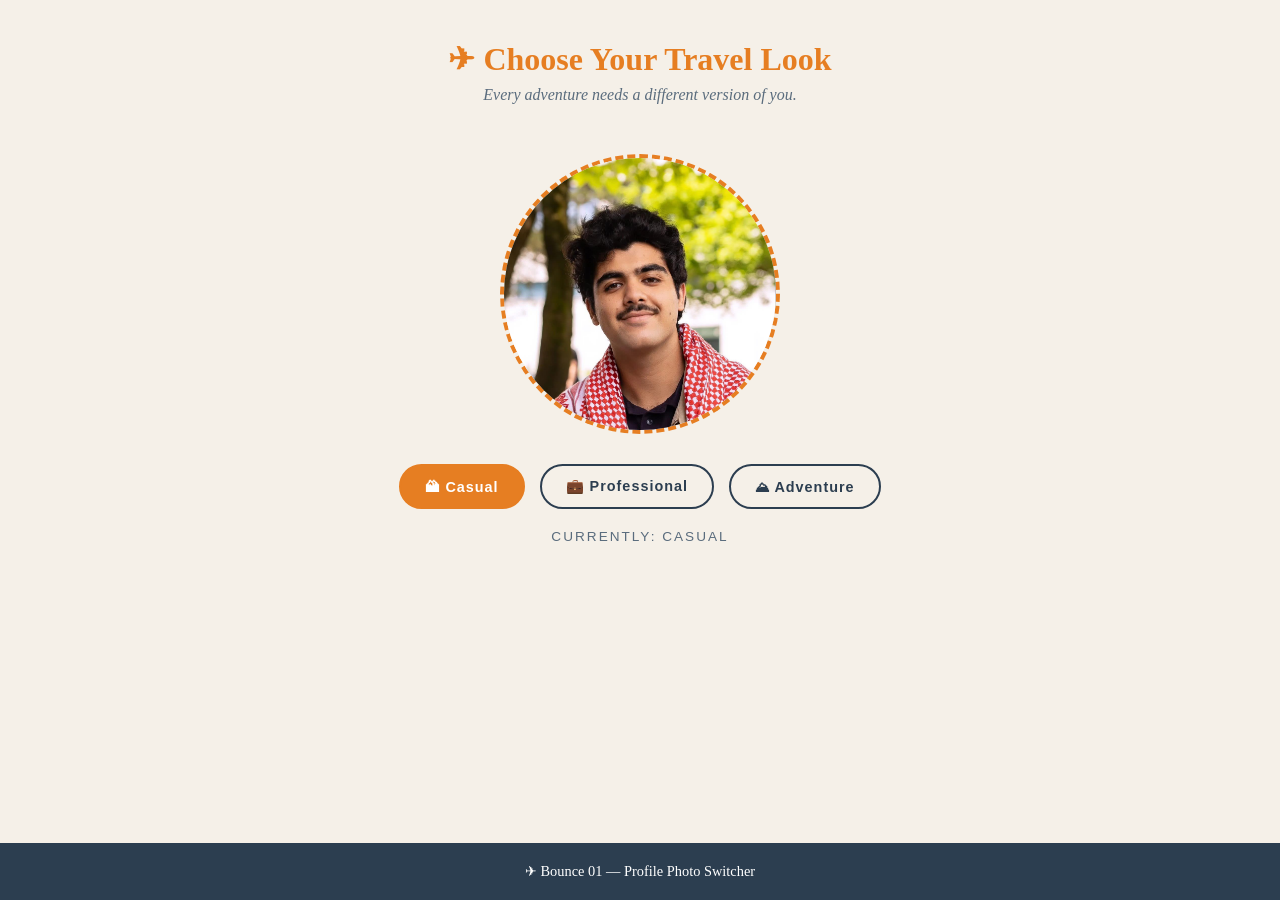
<file: project04/bounce01/index.html>
<!DOCTYPE html>
<html lang="en">
<head>
    <meta charset="UTF-8">
    <meta name="viewport" content="width=device-width, initial-scale=1.0">
    <title>Profile Photo Switcher</title>
    <link rel="stylesheet" href="style.css">
</head>
<body>

    <header>
        <h1>&#9992; Choose Your Travel Look</h1>
        <p class="subtitle">Every adventure needs a different version of you.</p>
    </header>

    <main>
        <div class="photo-container">
            <img id="profileImg" src="assets/profile1.jpeg" alt="Casual photo of Osama" class="profile-photo">
        </div>

        <div class="switcher-buttons">
            <button class="btn-switch active" data-photo="assets/profile1.jpeg" data-alt="Casual photo of Osama" data-label="Casual">
                &#127956; Casual
            </button>
            <button class="btn-switch" data-photo="assets/profile2.jpeg" data-alt="Professional photo of Osama" data-label="Professional">
                &#128188; Professional
            </button>
            <button class="btn-switch" data-photo="assets/profile3.jpeg" data-alt="Adventure photo of Osama" data-label="Adventure">
                &#9968; Adventure
            </button>
        </div>

        <p id="currentLabel" class="current-label">Currently: Casual</p>
    </main>

    <footer>
        <p>&#9992; Bounce 01 &mdash; Profile Photo Switcher</p>
    </footer>

    <script src="script.js"></script>
</body>
</html>
</file>
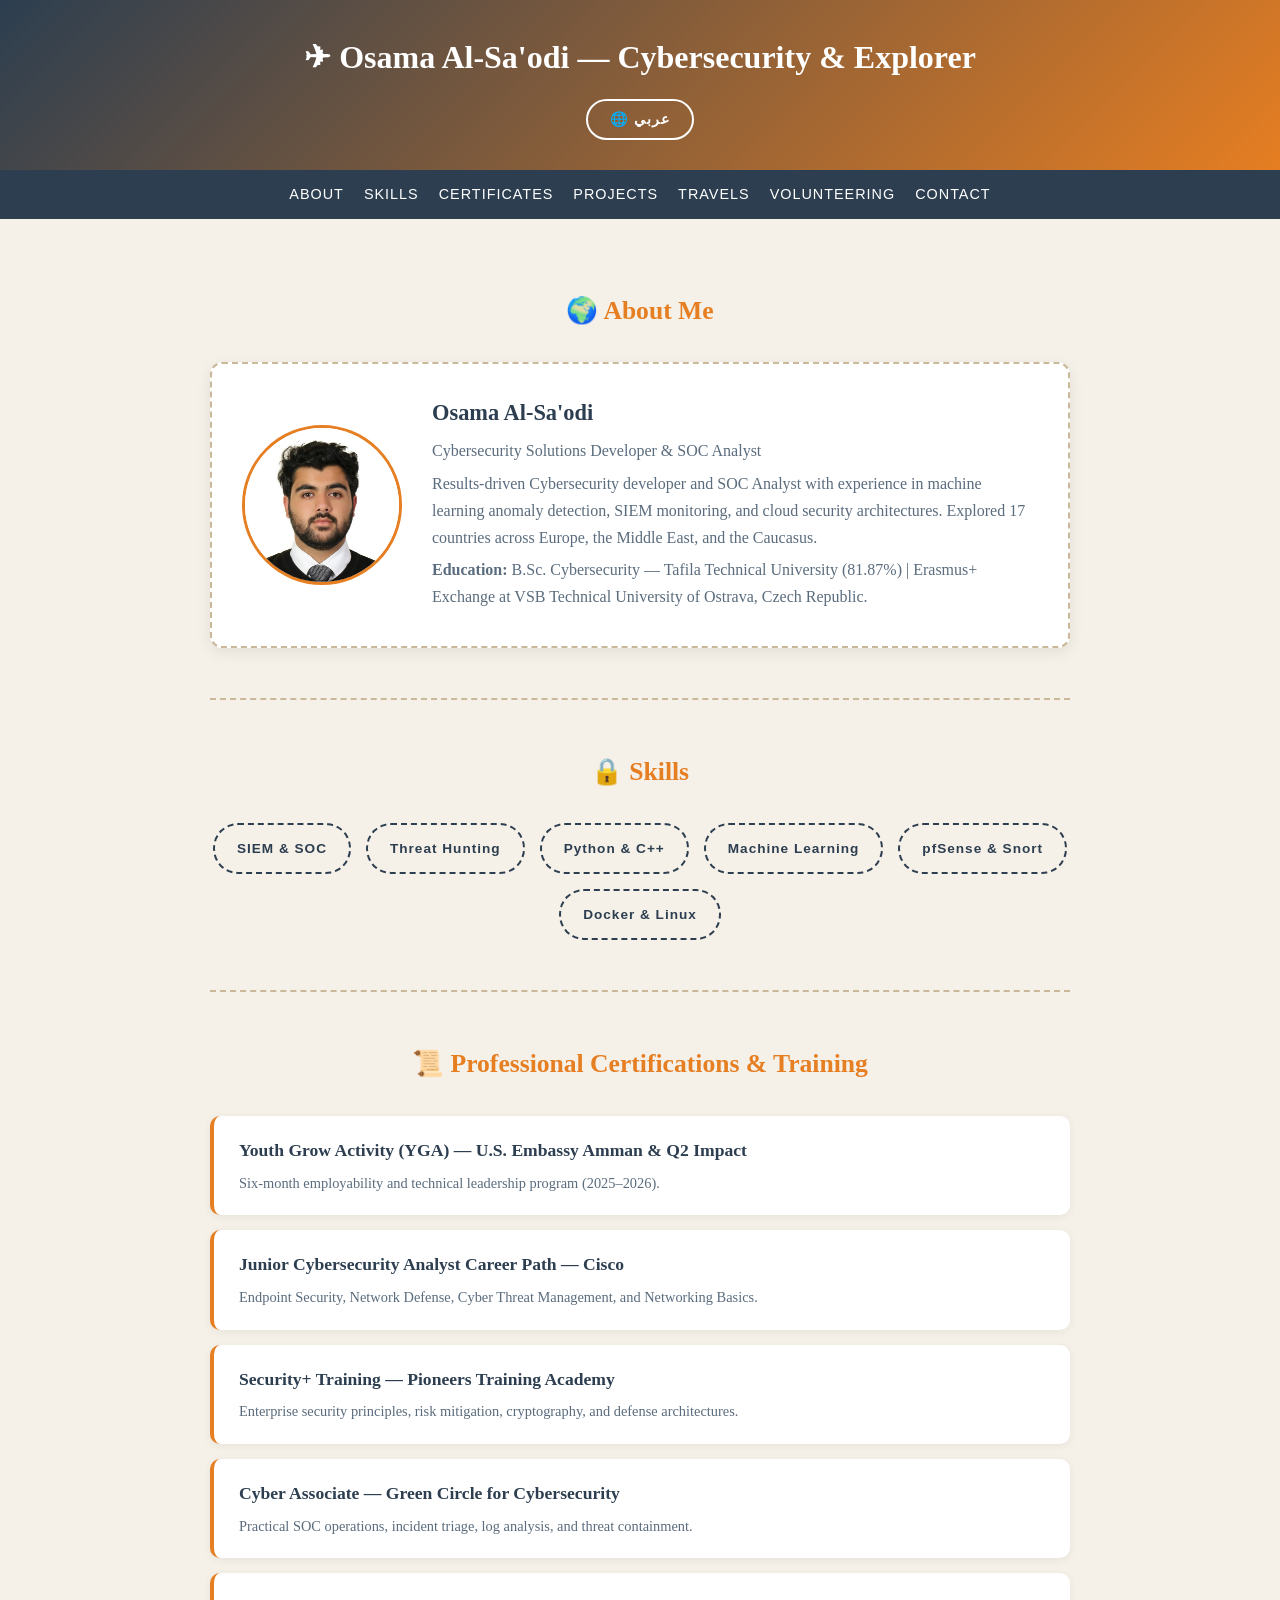
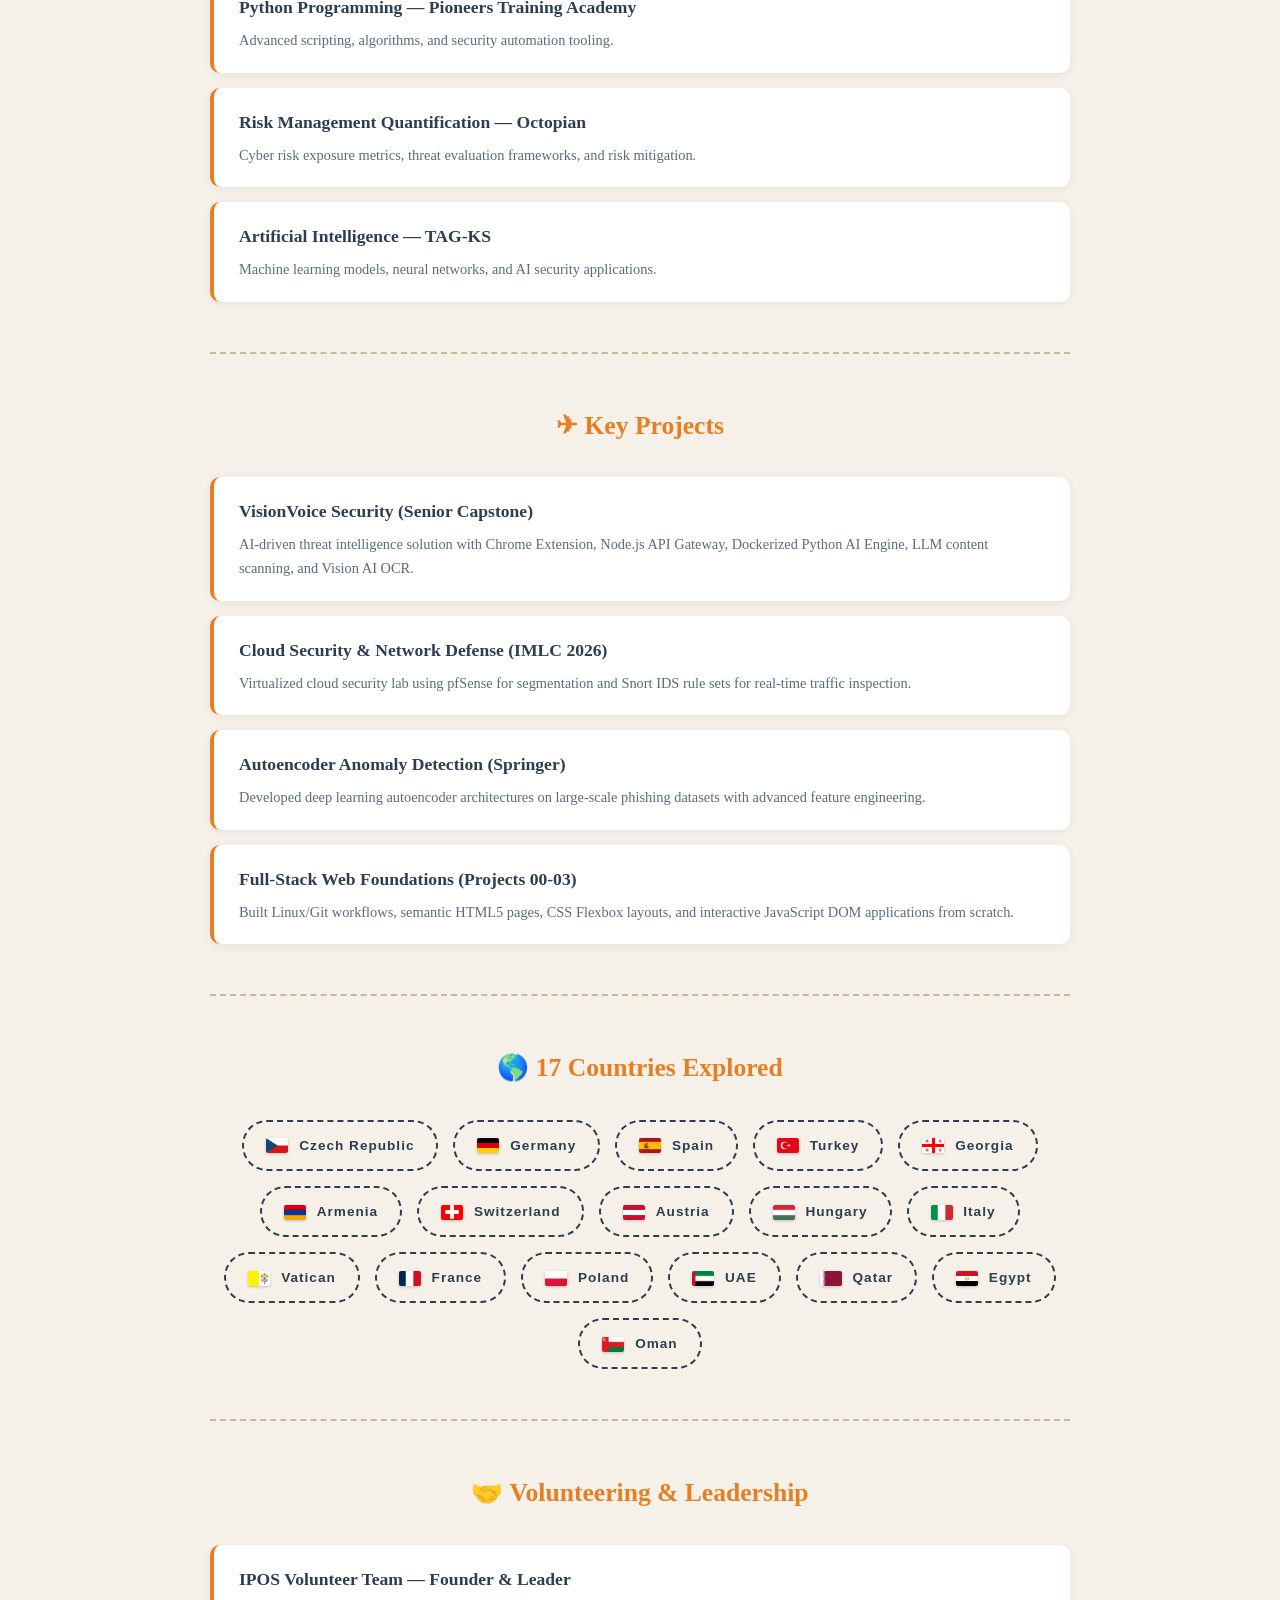
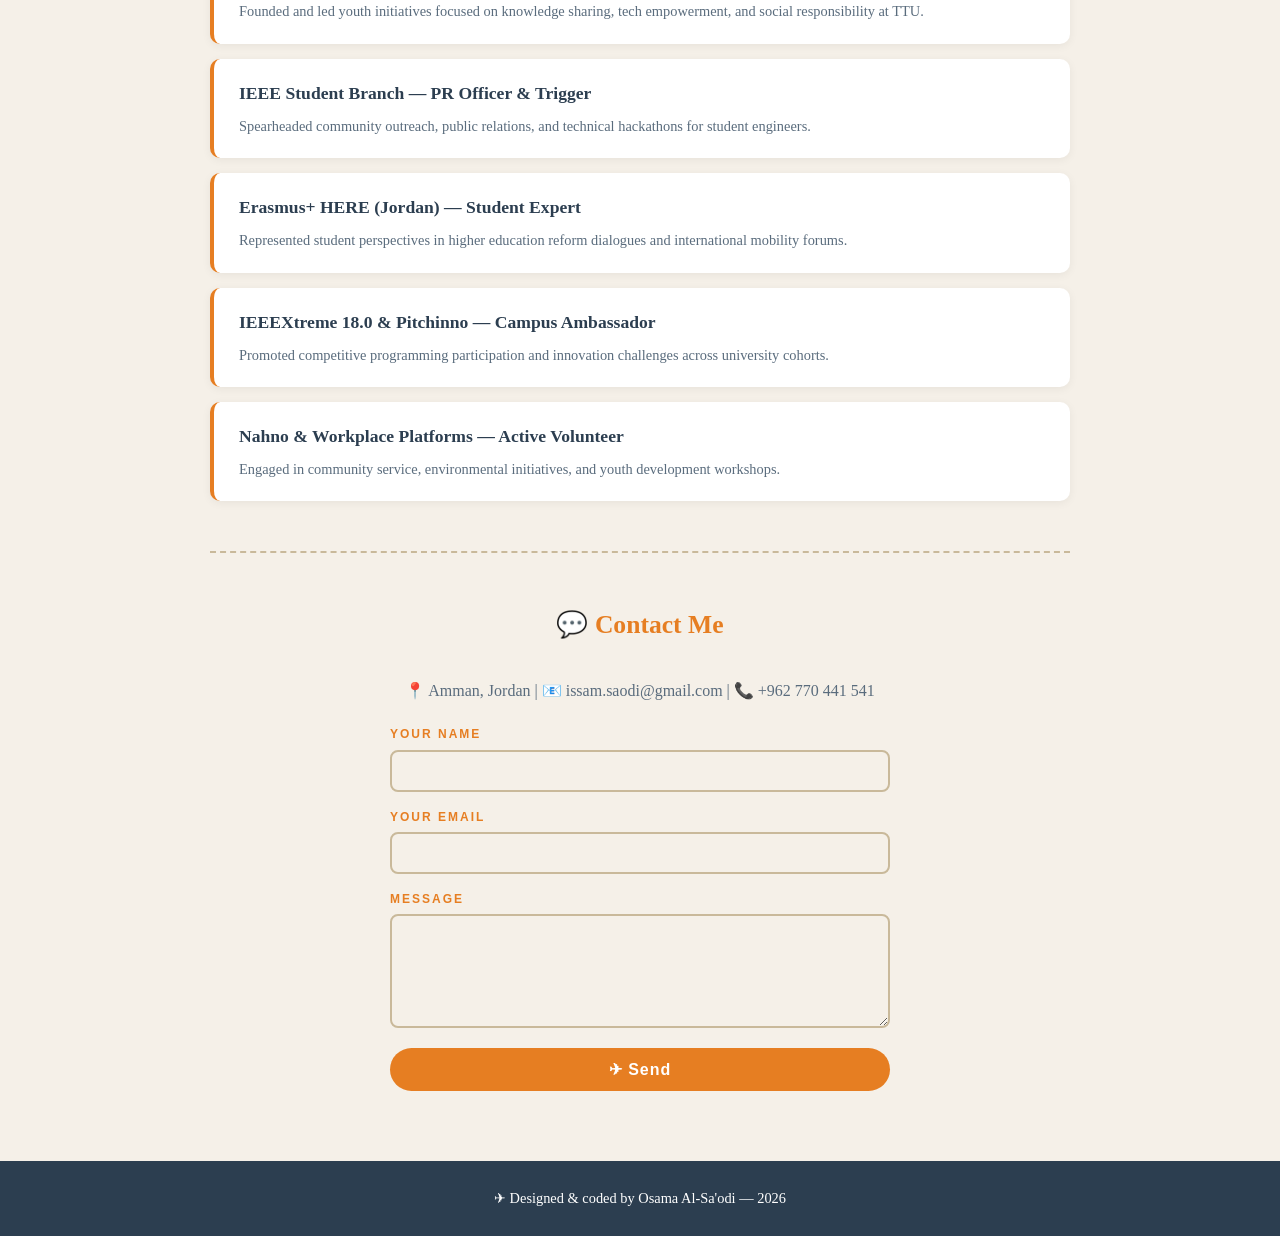
<file: project04/bounce02/index.html>
<!DOCTYPE html>
<html lang="en" dir="ltr">
<head>
    <meta charset="UTF-8">
    <meta name="viewport" content="width=device-width, initial-scale=1.0">
    <title>Osama Al-Sa'odi | Cybersecurity &amp; Travels</title>
    <link rel="stylesheet" href="style.css">
</head>
<body>

    <header>
        <h1 data-key="title">&#9992; Osama Al-Sa'odi &mdash; Cybersecurity &amp; Explorer</h1>
        <button id="langToggle">&#127760; عربي</button>
    </header>

    <nav>
        <a href="#about" data-key="nav_about">About</a>
        <a href="#skills" data-key="nav_skills">Skills</a>
        <a href="#certifications" data-key="nav_certs">Certificates</a>
        <a href="#projects" data-key="nav_projects">Projects</a>
        <a href="#travels" data-key="nav_travels">Travels</a>
        <a href="#volunteering" data-key="nav_volunteering">Volunteering</a>
        <a href="#contact" data-key="nav_contact">Contact</a>
    </nav>

    <main>
        <!-- ABOUT -->
        <section id="about">
            <h2 data-key="about_title">&#127757; About Me</h2>
            <div class="about-card">
                <img src="assets/profile.jpeg" alt="Photo of Osama Al-Sa'odi" class="profile-photo">
                <div class="about-text">
                    <h3 data-key="about_name">Osama Al-Sa'odi</h3>
                    <p data-key="about_role">Cybersecurity Solutions Developer &amp; SOC Analyst</p>
                    <p data-key="about_bio">Results-driven Cybersecurity developer and SOC Analyst with experience in machine learning anomaly detection, SIEM monitoring, and cloud security architectures. Explored 17 countries across Europe, the Middle East, and the Caucasus.</p>
                    <p data-key="about_edu"><strong>Education:</strong> B.Sc. Cybersecurity &mdash; Tafila Technical University (81.87%) | Erasmus+ Exchange at VSB Technical University of Ostrava, Czech Republic.</p>
                </div>
            </div>
        </section>

        <!-- SKILLS -->
        <section id="skills">
            <h2 data-key="skills_title">&#128274; Skills</h2>
            <div class="skills-grid">
                <div class="skill-item" data-key="skill_1">SIEM &amp; SOC</div>
                <div class="skill-item" data-key="skill_2">Threat Hunting</div>
                <div class="skill-item" data-key="skill_3">Python &amp; C++</div>
                <div class="skill-item" data-key="skill_4">Machine Learning</div>
                <div class="skill-item" data-key="skill_5">pfSense &amp; Snort</div>
                <div class="skill-item" data-key="skill_6">Docker &amp; Linux</div>
            </div>
        </section>

        <!-- CERTIFICATIONS -->
        <section id="certifications">
            <h2 data-key="certs_title">&#128220; Professional Certifications &amp; Training</h2>
            <div class="projects-list">
                <div class="project-card">
                    <h3 data-key="cert1_title">Youth Grow Activity (YGA) &mdash; U.S. Embassy Amman &amp; Q2 Impact</h3>
                    <p data-key="cert1_desc">Six-month employability and technical leadership program (2025&ndash;2026).</p>
                </div>
                <div class="project-card">
                    <h3 data-key="cert2_title">Junior Cybersecurity Analyst Career Path &mdash; Cisco</h3>
                    <p data-key="cert2_desc">Endpoint Security, Network Defense, Cyber Threat Management, and Networking Basics.</p>
                </div>
                <div class="project-card">
                    <h3 data-key="cert3_title">Security+ Training &mdash; Pioneers Training Academy</h3>
                    <p data-key="cert3_desc">Enterprise security principles, risk mitigation, cryptography, and defense architectures.</p>
                </div>
                <div class="project-card">
                    <h3 data-key="cert4_title">Cyber Associate &mdash; Green Circle for Cybersecurity</h3>
                    <p data-key="cert4_desc">Practical SOC operations, incident triage, log analysis, and threat containment.</p>
                </div>
                <div class="project-card">
                    <h3 data-key="cert5_title">Python Programming &mdash; Pioneers Training Academy</h3>
                    <p data-key="cert5_desc">Advanced scripting, algorithms, and security automation tooling.</p>
                </div>
                <div class="project-card">
                    <h3 data-key="cert6_title">Risk Management Quantification &mdash; Octopian</h3>
                    <p data-key="cert6_desc">Cyber risk exposure metrics, threat evaluation frameworks, and risk mitigation.</p>
                </div>
                <div class="project-card">
                    <h3 data-key="cert7_title">Artificial Intelligence &mdash; TAG-KS</h3>
                    <p data-key="cert7_desc">Machine learning models, neural networks, and AI security applications.</p>
                </div>
            </div>
        </section>

        <!-- PROJECTS -->
        <section id="projects">
            <h2 data-key="projects_title">&#9992; Key Projects</h2>
            <div class="projects-list">
                <div class="project-card">
                    <h3 data-key="proj0_title">VisionVoice Security (Senior Capstone)</h3>
                    <p data-key="proj0_desc">AI-driven threat intelligence solution with Chrome Extension, Node.js API Gateway, Dockerized Python AI Engine, LLM content scanning, and Vision AI OCR.</p>
                </div>
                <div class="project-card">
                    <h3 data-key="proj1_title">Cloud Security &amp; Network Defense (IMLC 2026)</h3>
                    <p data-key="proj1_desc">Virtualized cloud security lab using pfSense for segmentation and Snort IDS rule sets for real-time traffic inspection.</p>
                </div>
                <div class="project-card">
                    <h3 data-key="proj2_title">Autoencoder Anomaly Detection (Springer)</h3>
                    <p data-key="proj2_desc">Developed deep learning autoencoder architectures on large-scale phishing datasets with advanced feature engineering.</p>
                </div>
                <div class="project-card">
                    <h3 data-key="proj3_title">Full-Stack Web Foundations (Projects 00-03)</h3>
                    <p data-key="proj3_desc">Built Linux/Git workflows, semantic HTML5 pages, CSS Flexbox layouts, and interactive JavaScript DOM applications from scratch.</p>
                </div>
            </div>
        </section>

        <!-- TRAVELS (17 COUNTRIES) -->
        <section id="travels">
            <h2 data-key="travels_title">&#127758; 17 Countries Explored</h2>
            <div class="skills-grid">
                <div class="skill-item"><img src="assets/flags/cz.png" alt="Czech Republic" class="country-flag-sm"> <span data-key="c_cz">Czech Republic</span></div>
                <div class="skill-item"><img src="assets/flags/de.png" alt="Germany" class="country-flag-sm"> <span data-key="c_de">Germany</span></div>
                <div class="skill-item"><img src="assets/flags/es.png" alt="Spain" class="country-flag-sm"> <span data-key="c_es">Spain</span></div>
                <div class="skill-item"><img src="assets/flags/tr.png" alt="Turkey" class="country-flag-sm"> <span data-key="c_tr">Turkey</span></div>
                <div class="skill-item"><img src="assets/flags/ge.png" alt="Georgia" class="country-flag-sm"> <span data-key="c_ge">Georgia</span></div>
                <div class="skill-item"><img src="assets/flags/am.png" alt="Armenia" class="country-flag-sm"> <span data-key="c_am">Armenia</span></div>
                <div class="skill-item"><img src="assets/flags/ch.png" alt="Switzerland" class="country-flag-sm"> <span data-key="c_ch">Switzerland</span></div>
                <div class="skill-item"><img src="assets/flags/at.png" alt="Austria" class="country-flag-sm"> <span data-key="c_at">Austria</span></div>
                <div class="skill-item"><img src="assets/flags/hu.png" alt="Hungary" class="country-flag-sm"> <span data-key="c_hu">Hungary</span></div>
                <div class="skill-item"><img src="assets/flags/it.png" alt="Italy" class="country-flag-sm"> <span data-key="c_it">Italy</span></div>
                <div class="skill-item"><img src="assets/flags/va.png" alt="Vatican" class="country-flag-sm"> <span data-key="c_va">Vatican</span></div>
                <div class="skill-item"><img src="assets/flags/fr.png" alt="France" class="country-flag-sm"> <span data-key="c_fr">France</span></div>
                <div class="skill-item"><img src="assets/flags/pl.png" alt="Poland" class="country-flag-sm"> <span data-key="c_pl">Poland</span></div>
                <div class="skill-item"><img src="assets/flags/ae.png" alt="UAE" class="country-flag-sm"> <span data-key="c_ae">UAE</span></div>
                <div class="skill-item"><img src="assets/flags/qa.png" alt="Qatar" class="country-flag-sm"> <span data-key="c_qa">Qatar</span></div>
                <div class="skill-item"><img src="assets/flags/eg.png" alt="Egypt" class="country-flag-sm"> <span data-key="c_eg">Egypt</span></div>
                <div class="skill-item"><img src="assets/flags/om.png" alt="Oman" class="country-flag-sm"> <span data-key="c_om">Oman</span></div>
            </div>
        </section>

        <!-- VOLUNTEERING -->
        <section id="volunteering">
            <h2 data-key="vol_title">&#129309; Volunteering &amp; Leadership</h2>
            <div class="projects-list">
                <div class="project-card">
                    <h3 data-key="vol1_title">IPOS Volunteer Team &mdash; Founder &amp; Leader</h3>
                    <p data-key="vol1_desc">Founded and led youth initiatives focused on knowledge sharing, tech empowerment, and social responsibility at TTU.</p>
                </div>
                <div class="project-card">
                    <h3 data-key="vol2_title">IEEE Student Branch &mdash; PR Officer &amp; Trigger</h3>
                    <p data-key="vol2_desc">Spearheaded community outreach, public relations, and technical hackathons for student engineers.</p>
                </div>
                <div class="project-card">
                    <h3 data-key="vol3_title">Erasmus+ HERE (Jordan) &mdash; Student Expert</h3>
                    <p data-key="vol3_desc">Represented student perspectives in higher education reform dialogues and international mobility forums.</p>
                </div>
                <div class="project-card">
                    <h3 data-key="vol4_title">IEEEXtreme 18.0 &amp; Pitchinno &mdash; Campus Ambassador</h3>
                    <p data-key="vol4_desc">Promoted competitive programming participation and innovation challenges across university cohorts.</p>
                </div>
                <div class="project-card">
                    <h3 data-key="vol5_title">Nahno &amp; Workplace Platforms &mdash; Active Volunteer</h3>
                    <p data-key="vol5_desc">Engaged in community service, environmental initiatives, and youth development workshops.</p>
                </div>
            </div>
        </section>

        <!-- CONTACT -->
        <section id="contact">
            <h2 data-key="contact_title">&#128172; Contact Me</h2>
            <p style="text-align: center; margin-bottom: 20px; color: #5a6c7d;" data-key="contact_coords">&#128205; Amman, Jordan | &#128231; issam.saodi@gmail.com | &#128222; +962 770 441 541</p>
            <form id="contactForm" action="#" method="POST">
                <label for="name" data-key="form_name">Your Name</label>
                <input type="text" id="name" name="name" required>

                <label for="email" data-key="form_email">Your Email</label>
                <input type="email" id="email" name="email" required>

                <label for="msg" data-key="form_message">Message</label>
                <textarea id="msg" name="msg" rows="5" required></textarea>

                <button type="submit" data-key="form_send">&#9992; Send</button>
            </form>
        </section>
    </main>

    <footer>
        <p data-key="footer_text">&#9992; Designed &amp; coded by Osama Al-Sa'odi &mdash; 2026</p>
    </footer>

    <script src="script.js"></script>
</body>
</html>
</file>
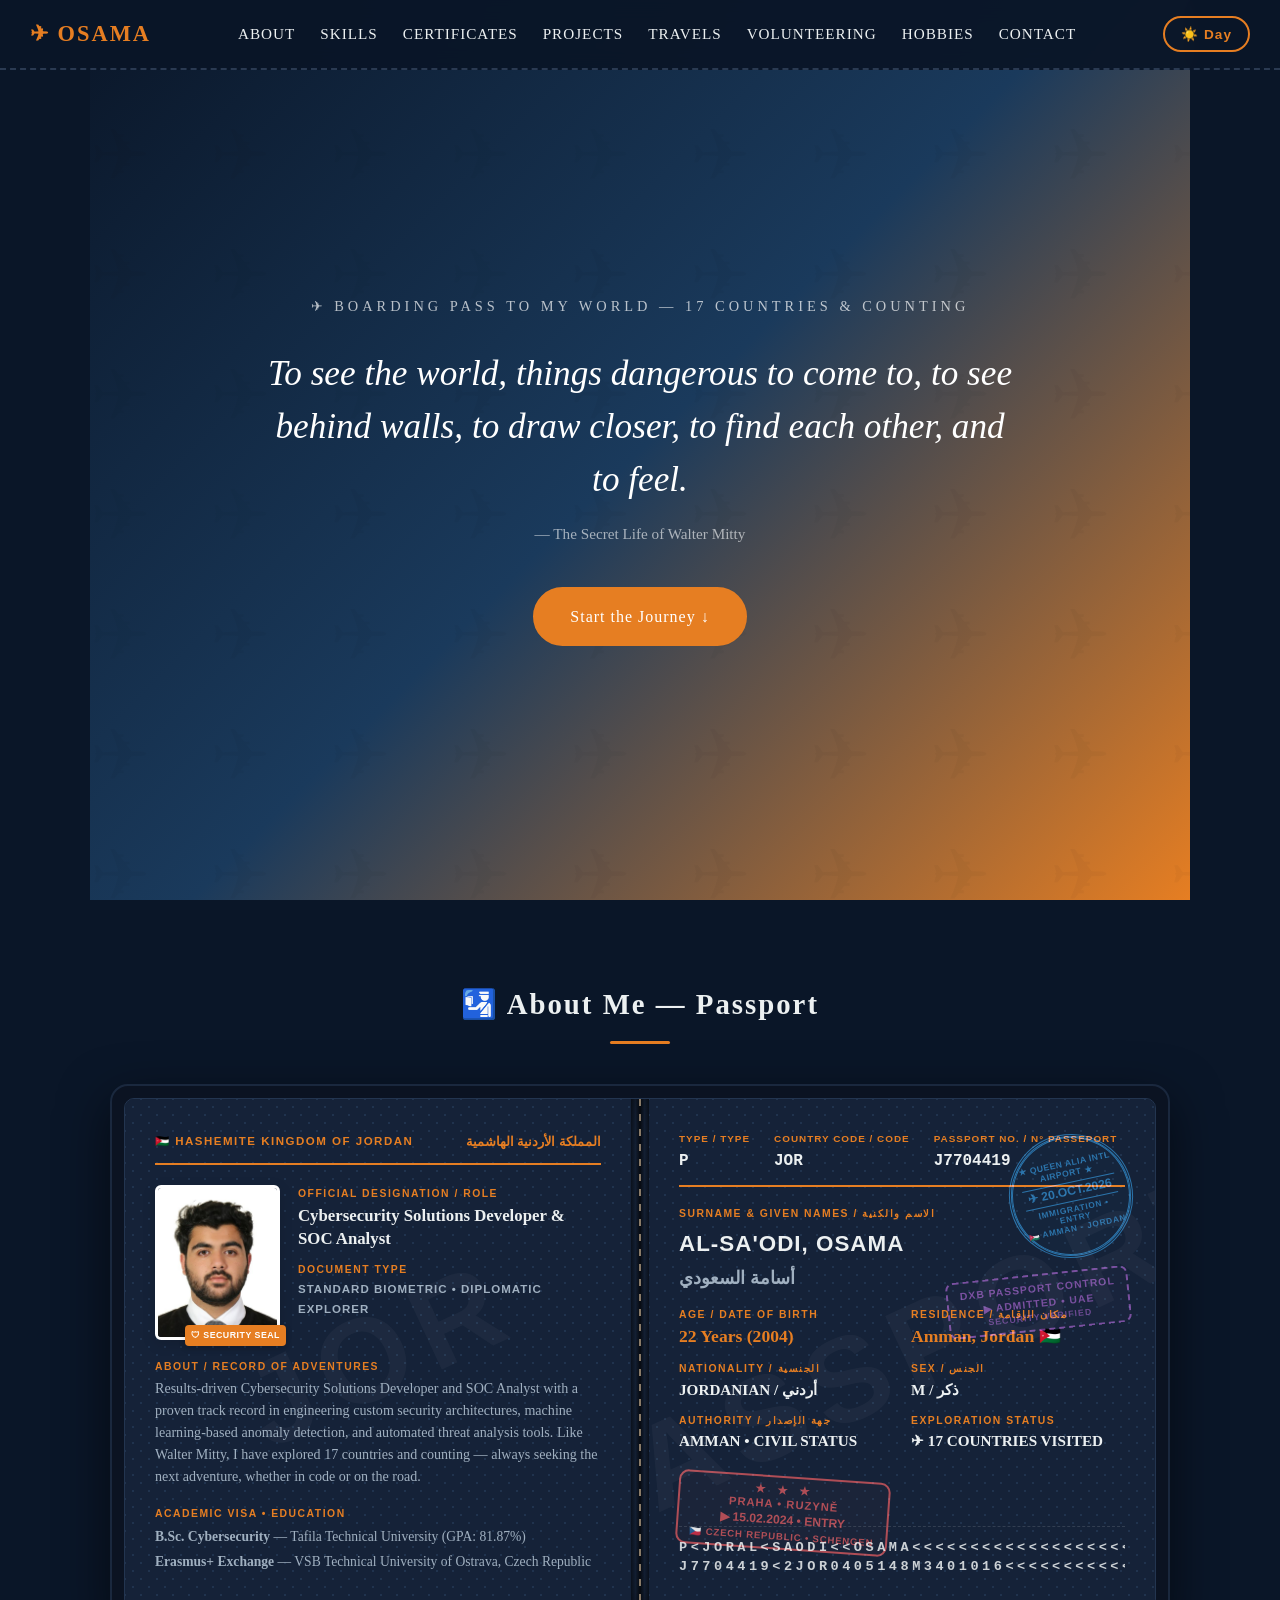
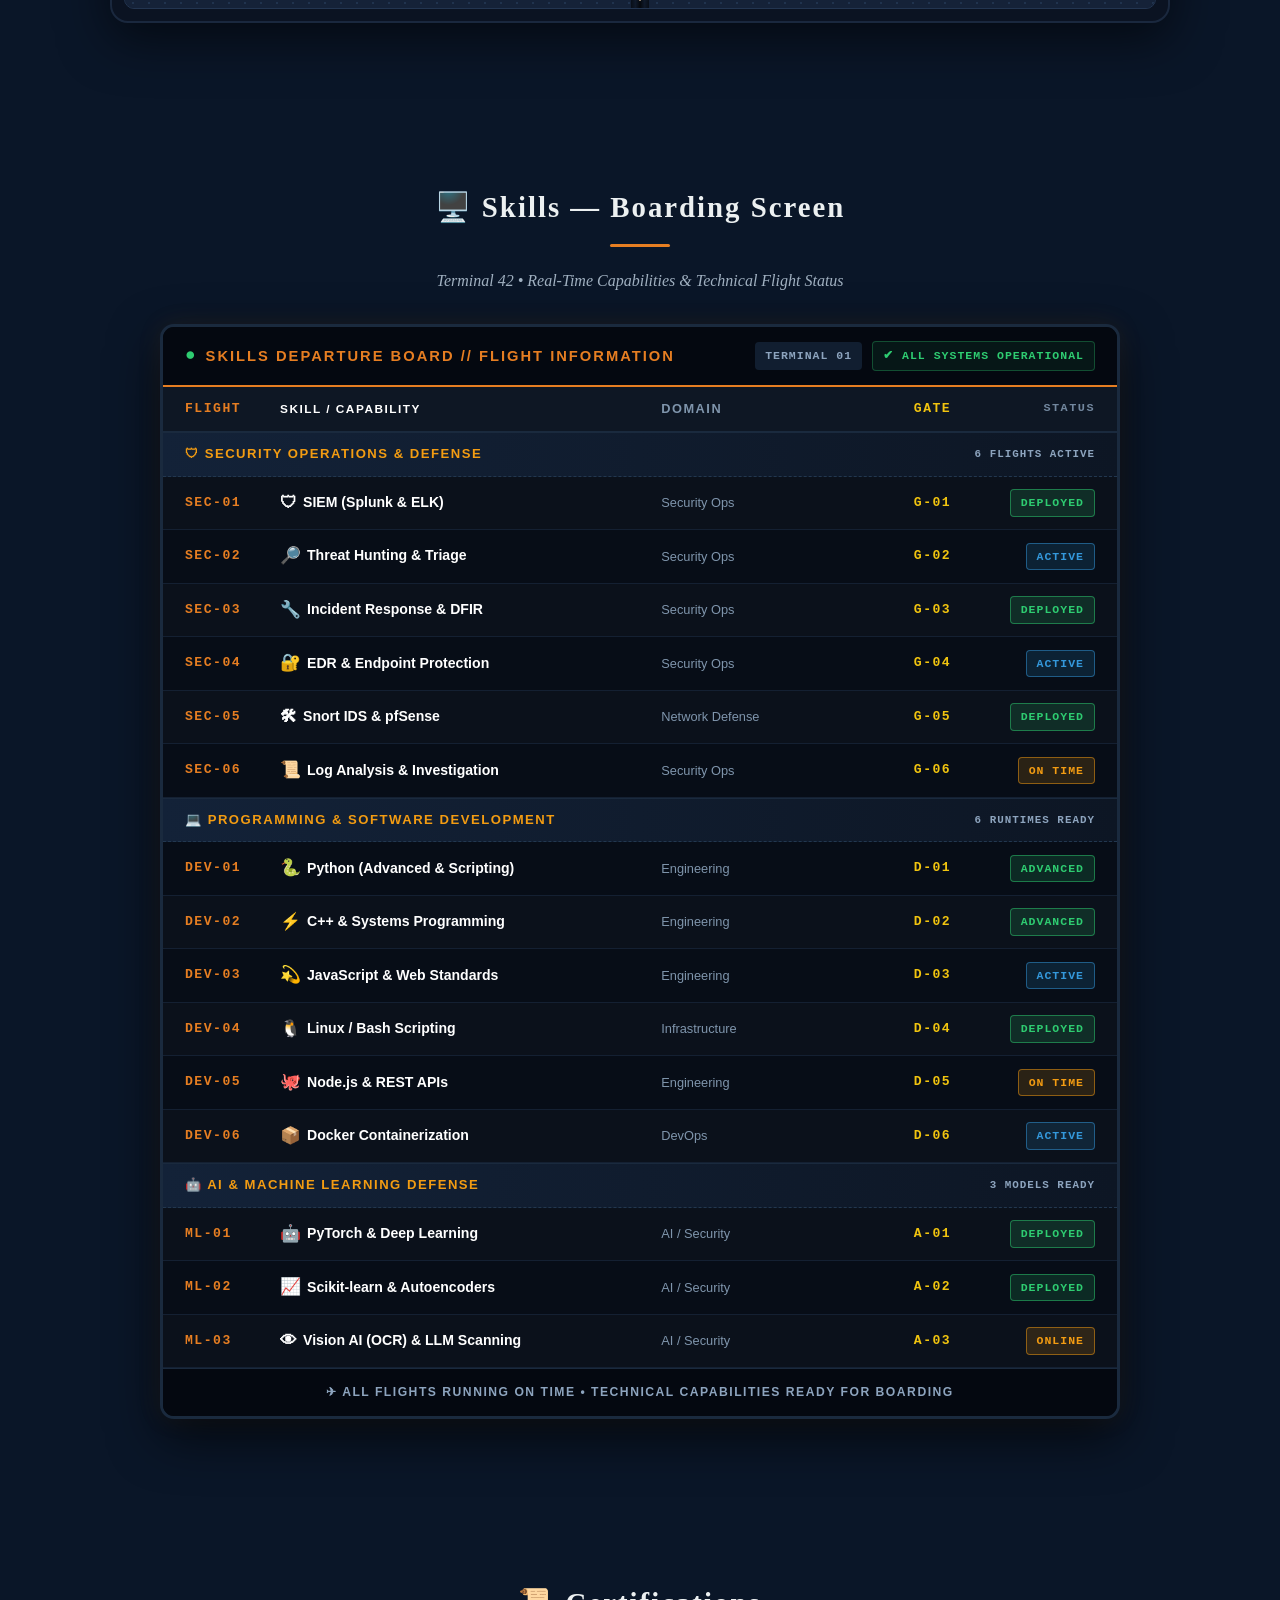
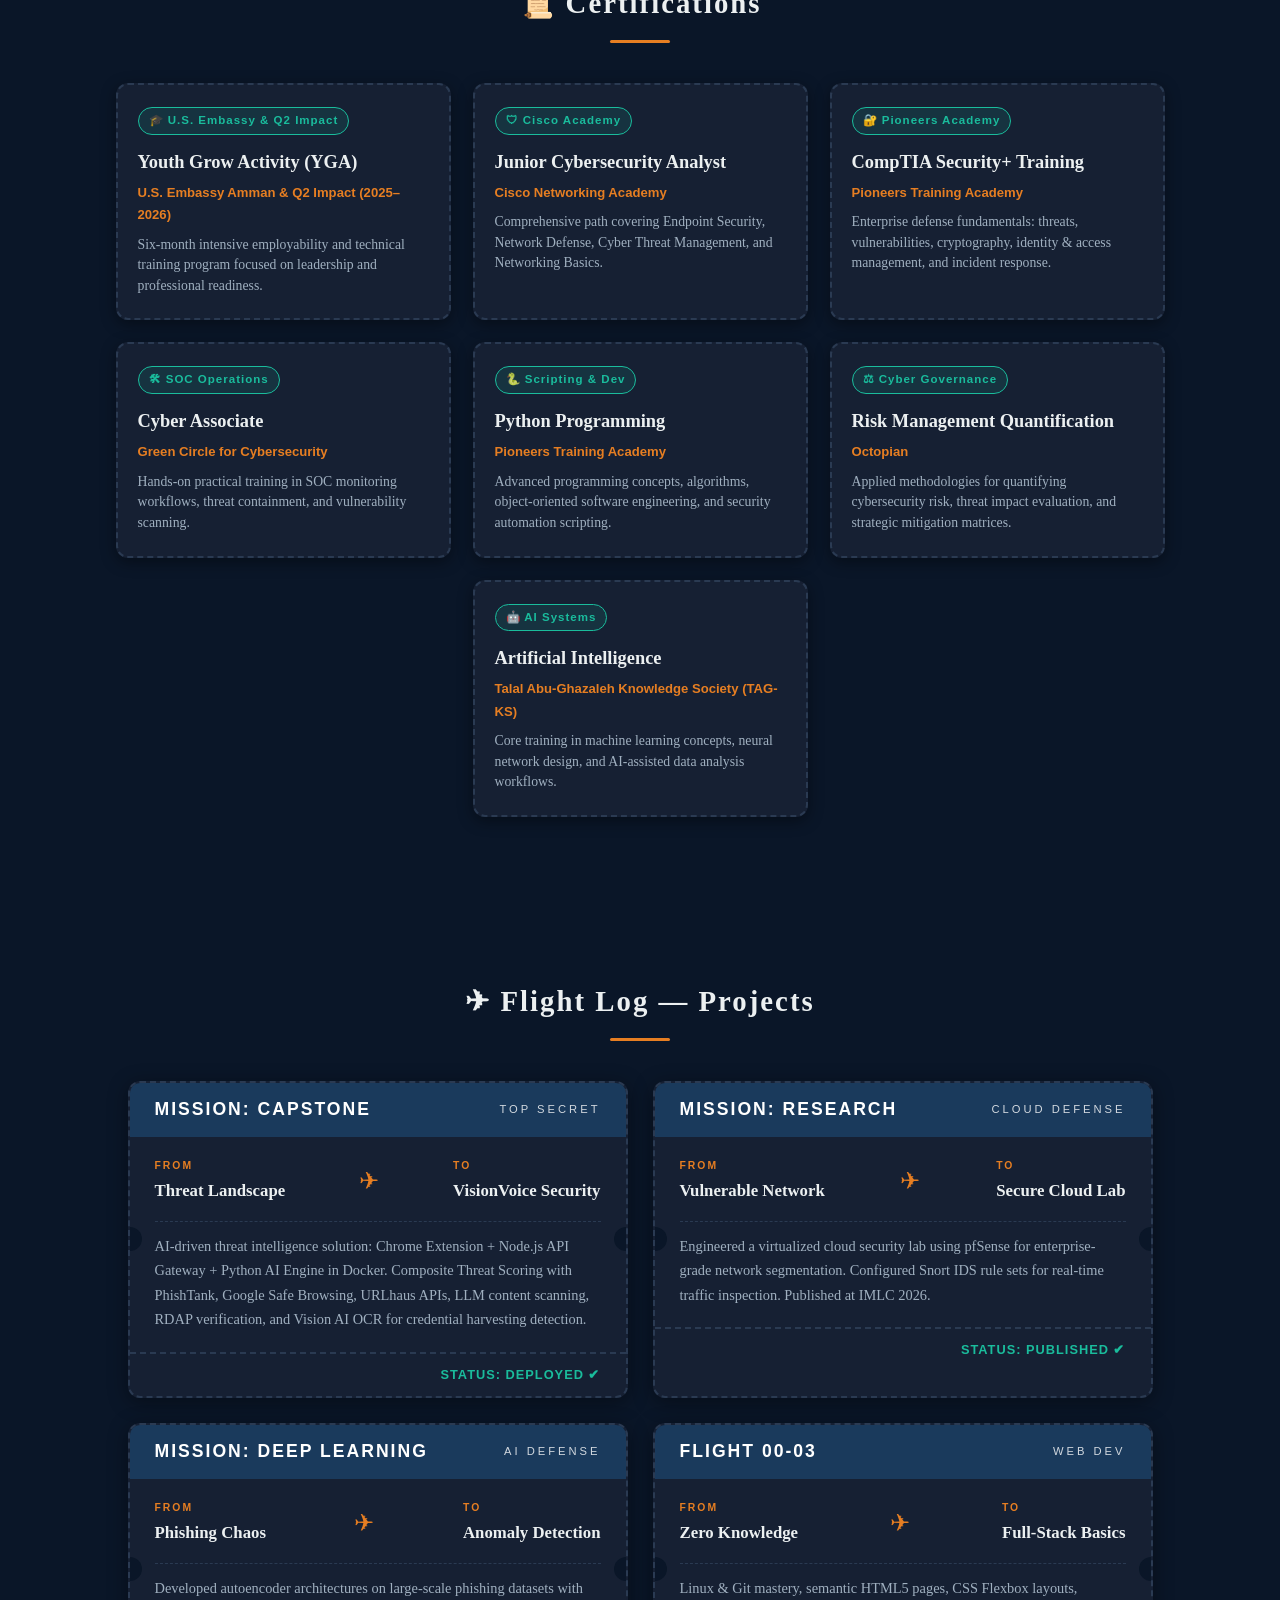
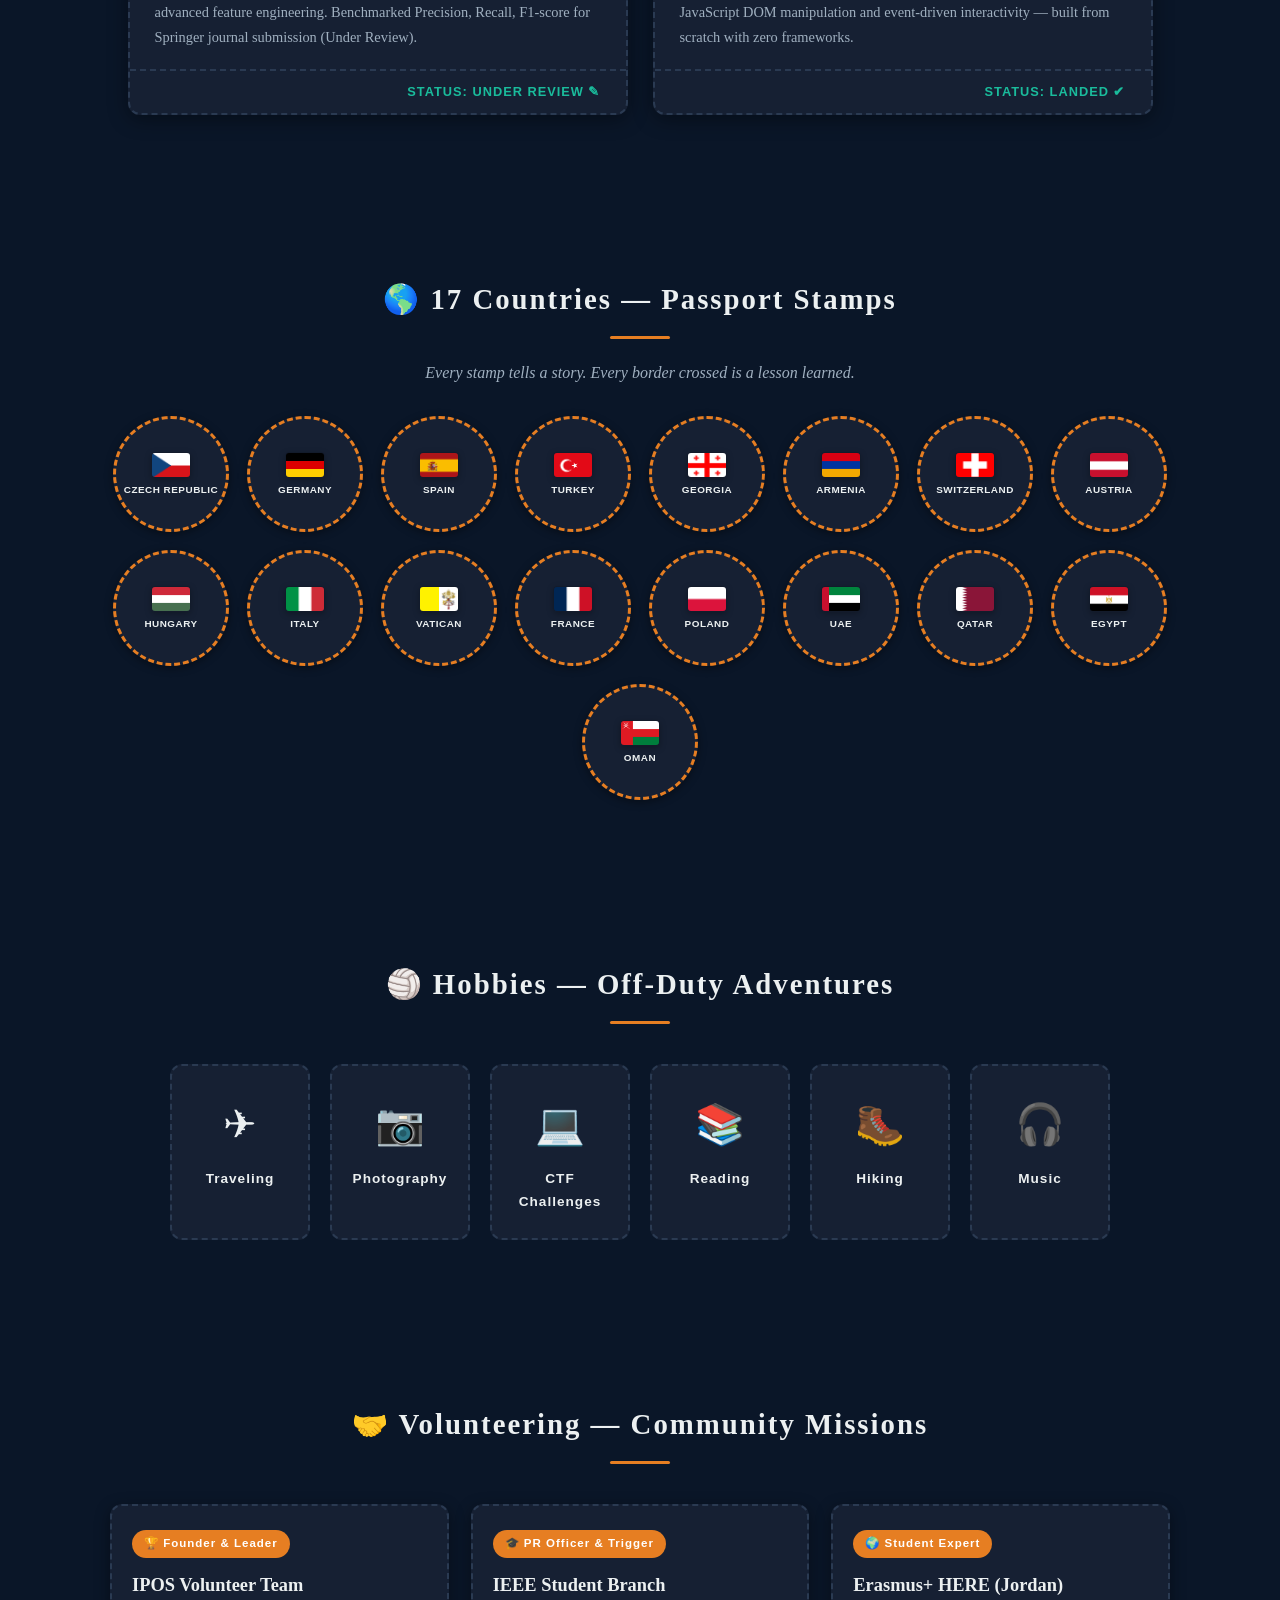
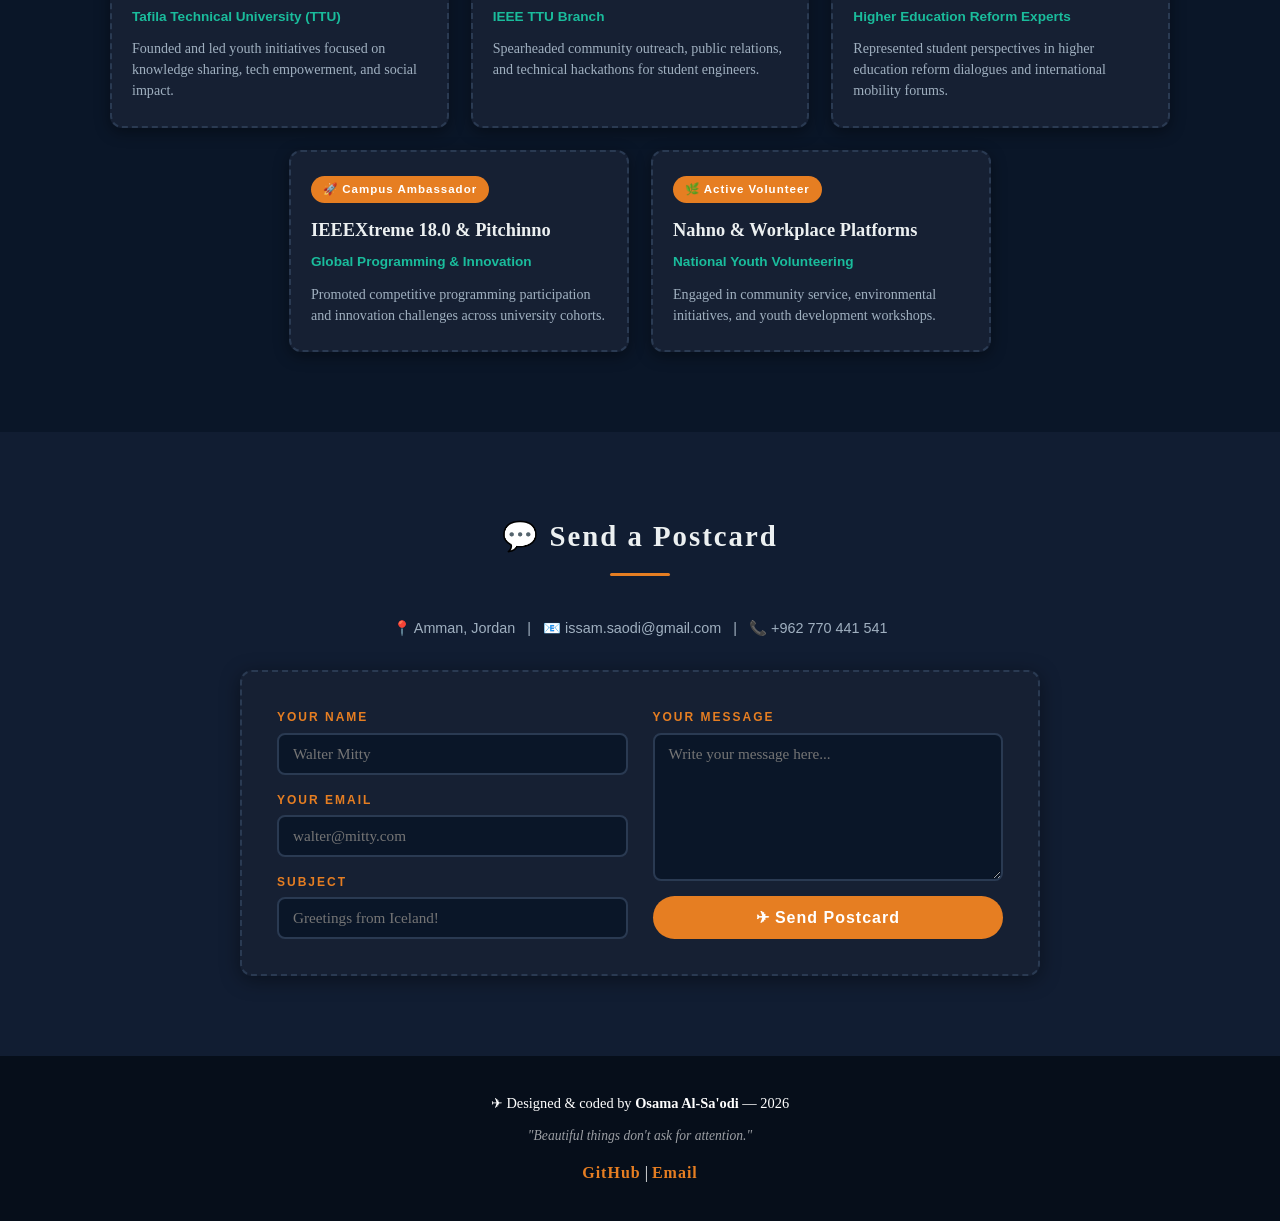
<file: project04/ex00/index.html>
<!DOCTYPE html>
<html lang="en" dir="ltr">
<head>
    <meta charset="UTF-8">
    <meta name="viewport" content="width=device-width, initial-scale=1.0">
    <title>Osama Al-Sa'odi | Cybersecurity Explorer</title>
    <link rel="stylesheet" href="style.css">
</head>
<body class="dark-mode">

    <header id="navbar">
        <a href="#hero" class="logo">&#9992; OSAMA</a>
        <button id="menuToggle" aria-label="Toggle navigation">&#9776;</button>
        <nav id="navLinks">
            <a href="#about">About</a>
            <a href="#skills">Skills</a>
            <a href="#certifications">Certificates</a>
            <a href="#projects">Projects</a>
            <a href="#travels">Travels</a>
            <a href="#volunteering">Volunteering</a>
            <a href="#hobbies">Hobbies</a>
            <a href="#contact">Contact</a>
        </nav>
        <button id="themeToggle" title="Switch theme">&#9728;&#65039; Day</button>
    </header>

    <section id="hero">
        <div class="hero-content">
            <p class="hero-tagline">&#9992; BOARDING PASS TO MY WORLD &mdash; 17 COUNTRIES &amp; COUNTING</p>
            <h1>To see the world, things dangerous to come to, to see behind walls, to draw closer, to find each other, and to feel.</h1>
            <p class="hero-credit">&mdash; The Secret Life of Walter Mitty</p>
            <a href="#about" class="btn-explore">Start the Journey &#8595;</a>
        </div>
    </section>

    <section id="about">
        <h2 class="section-title">&#128706; About Me &mdash; Passport</h2>
        <div class="passport-book">
            <div class="passport-spread">
                <!-- Left Page: Photo, Title, Bio & Education -->
                <div class="passport-page page-left">
                    <div class="passport-watermark">JOR</div>

                    <div class="passport-page-header">
                        <span class="passport-country-en">&#127471;&#127476; HASHEMITE KINGDOM OF JORDAN</span>
                        <span class="passport-country-ar">&#1575;&#1604;&#1605;&#1605;&#1604;&#1603;&#1577; &#1575;&#1604;&#1571;&#1585;&#1583;&#1606;&#1610;&#1577; &#1575;&#1604;&#1607;&#1575;&#1588;&#1605;&#1610;&#1577;</span>
                    </div>

                    <div class="passport-left-body">
                        <div class="passport-photo-box">
                            <div class="passport-photo-wrapper">
                                <img src="assets/profile.jpeg" alt="Photo of Osama Al-Sa'odi" class="passport-photo" onerror="this.style.display='none'; this.nextElementSibling.style.display='flex';">
                                <div class="photo-placeholder" style="display:none;">
                                    <span class="ph-avatar">&#128100;</span>
                                    <span class="ph-title">PASSPORT PHOTO</span>
                                    <span class="ph-name">OSAMA AL-SA'ODI</span>
                                </div>
                                <span class="photo-seal">&#128737; SECURITY SEAL</span>
                            </div>
                            <div class="passport-left-intro">
                                <span class="pass-field-label">OFFICIAL DESIGNATION / ROLE</span>
                                <h4 class="passport-role-title">Cybersecurity Solutions Developer &amp; SOC Analyst</h4>
                                <span class="pass-field-label" style="margin-top: 10px;">DOCUMENT TYPE</span>
                                <p class="passport-doc-type">STANDARD BIOMETRIC &bull; DIPLOMATIC EXPLORER</p>
                            </div>
                        </div>

                        <div class="passport-field-group">
                            <span class="pass-field-label">ABOUT / RECORD OF ADVENTURES</span>
                            <p class="passport-bio-text">Results-driven Cybersecurity Solutions Developer and SOC Analyst with a proven track record in engineering custom security architectures, machine learning-based anomaly detection, and automated threat analysis tools. Like Walter Mitty, I have explored 17 countries and counting &mdash; always seeking the next adventure, whether in code or on the road.</p>
                        </div>

                        <div class="passport-field-group">
                            <span class="pass-field-label">ACADEMIC VISA &bull; EDUCATION</span>
                            <div class="passport-edu-box">
                                <p><strong>B.Sc. Cybersecurity</strong> &mdash; Tafila Technical University (GPA: 81.87%)</p>
                                <p><strong>Erasmus+ Exchange</strong> &mdash; VSB Technical University of Ostrava, Czech Republic</p>
                            </div>
                        </div>
                    </div>
                </div>

                <!-- Passport Spine (Book Fold & Stitch) -->
                <div class="passport-spine">
                    <div class="spine-stitch"></div>
                </div>

                <!-- Right Page: Primary Identification (Name, Age, Location) -->
                <div class="passport-page page-right">
                    <div class="passport-watermark">PASSPORT</div>

                    <div class="passport-doc-header">
                        <div class="doc-header-item">
                            <span class="doc-label">Type / Type</span>
                            <span class="doc-val">P</span>
                        </div>
                        <div class="doc-header-item">
                            <span class="doc-label">Country Code / Code</span>
                            <span class="doc-val">JOR</span>
                        </div>
                        <div class="doc-header-item">
                            <span class="doc-label">Passport No. / N&deg; Passeport</span>
                            <span class="doc-val">J7704419</span>
                        </div>
                    </div>

                    <div class="passport-fields-grid">
                        <!-- NAME -->
                        <div class="passport-field span-2">
                            <span class="pass-field-label">SURNAME &amp; GIVEN NAMES / &#1575;&#1604;&#1575;&#1587;&#1605; &#1608;&#1575;&#1604;&#1603;&#1606;&#1610;&#1577;</span>
                            <h3 class="passport-name-main">AL-SA'ODI, OSAMA</h3>
                            <p class="passport-name-ar">&#1571;&#1587;&#1575;&#1605;&#1577; &#1575;&#1604;&#1587;&#1593;&#1608;&#1583;&#1610;</p>
                        </div>

                        <!-- AGE -->
                        <div class="passport-field">
                            <span class="pass-field-label">AGE / DATE OF BIRTH</span>
                            <p class="pass-field-value pass-field-highlight">22 Years (2004)</p>
                        </div>

                        <!-- WHERE I LIVE (RESIDENCE) -->
                        <div class="passport-field">
                            <span class="pass-field-label">RESIDENCE / &#1605;&#1603;&#1575;&#1606; &#1575;&#1604;&#1573;&#1602;&#1575;&#1605;&#1577;</span>
                            <p class="pass-field-value pass-field-highlight">Amman, Jordan &#127471;&#127476;</p>
                        </div>

                        <div class="passport-field">
                            <span class="pass-field-label">NATIONALITY / &#1575;&#1604;&#1580;&#1606;&#1587;&#1610;&#1577;</span>
                            <p class="pass-field-value">JORDANIAN / &#1571;&#1585;&#1583;&#1606;&#1610;</p>
                        </div>

                        <div class="passport-field">
                            <span class="pass-field-label">SEX / &#1575;&#1604;&#1580;&#1606;&#1587;</span>
                            <p class="pass-field-value">M / &#1584;&#1603;&#1585;</p>
                        </div>

                        <div class="passport-field">
                            <span class="pass-field-label">AUTHORITY / &#1580;&#1607;&#1577; &#1575;&#1604;&#1573;&#1589;&#1583;&#1575;&#1585;</span>
                            <p class="pass-field-value">AMMAN &bull; CIVIL STATUS</p>
                        </div>

                        <div class="passport-field">
                            <span class="pass-field-label">EXPLORATION STATUS</span>
                            <p class="pass-field-value">&#9992; 17 COUNTRIES VISITED</p>
                        </div>
                    </div>

                    <!-- Realistic Stamp 1: Prague / Schengen Stamp (Under Authority) -->
                    <div class="passport-stamp stamp-schengen">
                        <div class="st-stars">&#9733; &#9733; &#9733;</div>
                        <div class="st-place">PRAHA &bull; RUZYN&#282;</div>
                        <div class="st-date">&#9654; 15.02.2024 &bull; ENTRY</div>
                        <div class="st-flag">&#127464;&#127487; CZECH REPUBLIC &bull; SCHENGEN</div>
                    </div>

                    <!-- Realistic Stamp 2: Queen Alia International Airport Stamp -->
                    <div class="passport-stamp stamp-jordan">
                        <span class="st-title">&#9733; QUEEN ALIA INTL AIRPORT &#9733;</span>
                        <span class="st-date">&#9992; 20.OCT.2026</span>
                        <span class="st-sub">IMMIGRATION &bull; ENTRY</span>
                        <span class="st-sub">&#127471;&#127476; AMMAN - JORDAN</span>
                    </div>

                    <!-- Realistic Stamp 3: Dubai Transit Stamp -->
                    <div class="passport-stamp stamp-dubai">
                        <div>DXB PASSPORT CONTROL</div>
                        <div style="font-weight:900; margin: 2px 0;">&#9654; ADMITTED &bull; UAE</div>
                        <div style="font-size:0.55rem; opacity:0.85;">SECURITY VERIFIED</div>
                    </div>

                    <!-- Machine Readable Zone (MRZ) -->
                    <div class="passport-mrz">
                        <p>P&lt;JORAL&lt;SAODI&lt;&lt;OSAMA&lt;&lt;&lt;&lt;&lt;&lt;&lt;&lt;&lt;&lt;&lt;&lt;&lt;&lt;&lt;&lt;&lt;&lt;&lt;&lt;&lt;&lt;&lt;&lt;&lt;</p>
                        <p>J7704419&lt;2JOR0405148M3401016&lt;&lt;&lt;&lt;&lt;&lt;&lt;&lt;&lt;&lt;&lt;&lt;&lt;&lt;&lt;04</p>
                    </div>
                </div>
            </div>
        </div>
    </section>

    <section id="skills">
        <h2 class="section-title">&#128421;&#65039; Skills &mdash; Boarding Screen</h2>
        <p class="travels-subtitle">Terminal 42 &bull; Real-Time Capabilities &amp; Technical Flight Status</p>

        <div class="boarding-screen">
            <!-- Screen Header -->
            <div class="screen-header">
                <div class="screen-title-group">
                    <span class="screen-indicator">&#9679;</span>
                    <span class="screen-title">SKILLS DEPARTURE BOARD // FLIGHT INFORMATION</span>
                </div>
                <div class="screen-meta">
                    <span class="meta-tag">TERMINAL 01</span>
                    <span class="meta-tag meta-status">&#10004; ALL SYSTEMS OPERATIONAL</span>
                </div>
            </div>

            <!-- Table Header -->
            <div class="fids-table-header">
                <span class="col-code">FLIGHT</span>
                <span class="col-skill">SKILL / CAPABILITY</span>
                <span class="col-category">DOMAIN</span>
                <span class="col-gate">GATE</span>
                <span class="col-status">STATUS</span>
            </div>

            <!-- Category 1: SecOps & Defense -->
            <div class="fids-category-bar">
                <span>&#128737; SECURITY OPERATIONS &amp; DEFENSE</span>
                <span class="fids-badge-sub">6 FLIGHTS ACTIVE</span>
            </div>

            <div class="fids-row">
                <span class="col-code">SEC-01</span>
                <span class="col-skill"><span class="fids-icon">&#128737;</span> SIEM (Splunk &amp; ELK)</span>
                <span class="col-category">Security Ops</span>
                <span class="col-gate">G-01</span>
                <span class="col-status"><span class="status-badge status-deployed">DEPLOYED</span></span>
            </div>
            <div class="fids-row">
                <span class="col-code">SEC-02</span>
                <span class="col-skill"><span class="fids-icon">&#128270;</span> Threat Hunting &amp; Triage</span>
                <span class="col-category">Security Ops</span>
                <span class="col-gate">G-02</span>
                <span class="col-status"><span class="status-badge status-active">ACTIVE</span></span>
            </div>
            <div class="fids-row">
                <span class="col-code">SEC-03</span>
                <span class="col-skill"><span class="fids-icon">&#128295;</span> Incident Response &amp; DFIR</span>
                <span class="col-category">Security Ops</span>
                <span class="col-gate">G-03</span>
                <span class="col-status"><span class="status-badge status-deployed">DEPLOYED</span></span>
            </div>
            <div class="fids-row">
                <span class="col-code">SEC-04</span>
                <span class="col-skill"><span class="fids-icon">&#128272;</span> EDR &amp; Endpoint Protection</span>
                <span class="col-category">Security Ops</span>
                <span class="col-gate">G-04</span>
                <span class="col-status"><span class="status-badge status-active">ACTIVE</span></span>
            </div>
            <div class="fids-row">
                <span class="col-code">SEC-05</span>
                <span class="col-skill"><span class="fids-icon">&#128736;</span> Snort IDS &amp; pfSense</span>
                <span class="col-category">Network Defense</span>
                <span class="col-gate">G-05</span>
                <span class="col-status"><span class="status-badge status-deployed">DEPLOYED</span></span>
            </div>
            <div class="fids-row">
                <span class="col-code">SEC-06</span>
                <span class="col-skill"><span class="fids-icon">&#128220;</span> Log Analysis &amp; Investigation</span>
                <span class="col-category">Security Ops</span>
                <span class="col-gate">G-06</span>
                <span class="col-status"><span class="status-badge status-boarding">ON TIME</span></span>
            </div>

            <!-- Category 2: Programming & Development -->
            <div class="fids-category-bar">
                <span>&#128187; PROGRAMMING &amp; SOFTWARE DEVELOPMENT</span>
                <span class="fids-badge-sub">6 RUNTIMES READY</span>
            </div>

            <div class="fids-row">
                <span class="col-code">DEV-01</span>
                <span class="col-skill"><span class="fids-icon">&#128013;</span> Python (Advanced &amp; Scripting)</span>
                <span class="col-category">Engineering</span>
                <span class="col-gate">D-01</span>
                <span class="col-status"><span class="status-badge status-deployed">ADVANCED</span></span>
            </div>
            <div class="fids-row">
                <span class="col-code">DEV-02</span>
                <span class="col-skill"><span class="fids-icon">&#9889;</span> C++ &amp; Systems Programming</span>
                <span class="col-category">Engineering</span>
                <span class="col-gate">D-02</span>
                <span class="col-status"><span class="status-badge status-deployed">ADVANCED</span></span>
            </div>
            <div class="fids-row">
                <span class="col-code">DEV-03</span>
                <span class="col-skill"><span class="fids-icon">&#128171;</span> JavaScript &amp; Web Standards</span>
                <span class="col-category">Engineering</span>
                <span class="col-gate">D-03</span>
                <span class="col-status"><span class="status-badge status-active">ACTIVE</span></span>
            </div>
            <div class="fids-row">
                <span class="col-code">DEV-04</span>
                <span class="col-skill"><span class="fids-icon">&#128039;</span> Linux / Bash Scripting</span>
                <span class="col-category">Infrastructure</span>
                <span class="col-gate">D-04</span>
                <span class="col-status"><span class="status-badge status-deployed">DEPLOYED</span></span>
            </div>
            <div class="fids-row">
                <span class="col-code">DEV-05</span>
                <span class="col-skill"><span class="fids-icon">&#128025;</span> Node.js &amp; REST APIs</span>
                <span class="col-category">Engineering</span>
                <span class="col-gate">D-05</span>
                <span class="col-status"><span class="status-badge status-boarding">ON TIME</span></span>
            </div>
            <div class="fids-row">
                <span class="col-code">DEV-06</span>
                <span class="col-skill"><span class="fids-icon">&#128230;</span> Docker Containerization</span>
                <span class="col-category">DevOps</span>
                <span class="col-gate">D-06</span>
                <span class="col-status"><span class="status-badge status-active">ACTIVE</span></span>
            </div>

            <!-- Category 3: AI & Machine Learning -->
            <div class="fids-category-bar">
                <span>&#129302; AI &amp; MACHINE LEARNING DEFENSE</span>
                <span class="fids-badge-sub">3 MODELS READY</span>
            </div>

            <div class="fids-row">
                <span class="col-code">ML-01</span>
                <span class="col-skill"><span class="fids-icon">&#129302;</span> PyTorch &amp; Deep Learning</span>
                <span class="col-category">AI / Security</span>
                <span class="col-gate">A-01</span>
                <span class="col-status"><span class="status-badge status-deployed">DEPLOYED</span></span>
            </div>
            <div class="fids-row">
                <span class="col-code">ML-02</span>
                <span class="col-skill"><span class="fids-icon">&#128200;</span> Scikit-learn &amp; Autoencoders</span>
                <span class="col-category">AI / Security</span>
                <span class="col-gate">A-02</span>
                <span class="col-status"><span class="status-badge status-deployed">DEPLOYED</span></span>
            </div>
            <div class="fids-row">
                <span class="col-code">ML-03</span>
                <span class="col-skill"><span class="fids-icon">&#128065;</span> Vision AI (OCR) &amp; LLM Scanning</span>
                <span class="col-category">AI / Security</span>
                <span class="col-gate">A-03</span>
                <span class="col-status"><span class="status-badge status-boarding">ONLINE</span></span>
            </div>

            <!-- Screen Footer -->
            <div class="screen-footer">
                <span class="footer-plane">&#9992; ALL FLIGHTS RUNNING ON TIME &bull; TECHNICAL CAPABILITIES READY FOR BOARDING</span>
            </div>
        </div>
    </section>

    <section id="certifications">
        <h2 class="section-title">&#128220; Certifications</h2>
        <div class="certs-grid">
            <div class="cert-card">
                <div class="cert-badge">&#127891; U.S. Embassy &amp; Q2 Impact</div>
                <h3>Youth Grow Activity (YGA)</h3>
                <p class="cert-issuer">U.S. Embassy Amman &amp; Q2 Impact (2025&ndash;2026)</p>
                <p class="cert-desc">Six-month intensive employability and technical training program focused on leadership and professional readiness.</p>
            </div>
            <div class="cert-card">
                <div class="cert-badge">&#128737; Cisco Academy</div>
                <h3>Junior Cybersecurity Analyst</h3>
                <p class="cert-issuer">Cisco Networking Academy</p>
                <p class="cert-desc">Comprehensive path covering Endpoint Security, Network Defense, Cyber Threat Management, and Networking Basics.</p>
            </div>
            <div class="cert-card">
                <div class="cert-badge">&#128272; Pioneers Academy</div>
                <h3>CompTIA Security+ Training</h3>
                <p class="cert-issuer">Pioneers Training Academy</p>
                <p class="cert-desc">Enterprise defense fundamentals: threats, vulnerabilities, cryptography, identity &amp; access management, and incident response.</p>
            </div>
            <div class="cert-card">
                <div class="cert-badge">&#128736; SOC Operations</div>
                <h3>Cyber Associate</h3>
                <p class="cert-issuer">Green Circle for Cybersecurity</p>
                <p class="cert-desc">Hands-on practical training in SOC monitoring workflows, threat containment, and vulnerability scanning.</p>
            </div>
            <div class="cert-card">
                <div class="cert-badge">&#128013; Scripting &amp; Dev</div>
                <h3>Python Programming</h3>
                <p class="cert-issuer">Pioneers Training Academy</p>
                <p class="cert-desc">Advanced programming concepts, algorithms, object-oriented software engineering, and security automation scripting.</p>
            </div>
            <div class="cert-card">
                <div class="cert-badge">&#9878; Cyber Governance</div>
                <h3>Risk Management Quantification</h3>
                <p class="cert-issuer">Octopian</p>
                <p class="cert-desc">Applied methodologies for quantifying cybersecurity risk, threat impact evaluation, and strategic mitigation matrices.</p>
            </div>
            <div class="cert-card">
                <div class="cert-badge">&#129302; AI Systems</div>
                <h3>Artificial Intelligence</h3>
                <p class="cert-issuer">Talal Abu-Ghazaleh Knowledge Society (TAG-KS)</p>
                <p class="cert-desc">Core training in machine learning concepts, neural network design, and AI-assisted data analysis workflows.</p>
            </div>
        </div>
    </section>

    <section id="projects">
        <h2 class="section-title">&#9992; Flight Log &mdash; Projects</h2>
        <div class="projects-grid">

            <div class="ticket">
                <div class="ticket-header">
                    <span class="flight-no">MISSION: CAPSTONE</span>
                    <span class="ticket-class">TOP SECRET</span>
                </div>
                <div class="ticket-body">
                    <div class="ticket-route">
                        <div>
                            <p class="route-label">FROM</p>
                            <p class="route-city">Threat Landscape</p>
                        </div>
                        <span class="route-arrow">&#9992;</span>
                        <div>
                            <p class="route-label">TO</p>
                            <p class="route-city">VisionVoice Security</p>
                        </div>
                    </div>
                    <p class="ticket-desc">AI-driven threat intelligence solution: Chrome Extension + Node.js API Gateway + Python AI Engine in Docker. Composite Threat Scoring with PhishTank, Google Safe Browsing, URLhaus APIs, LLM content scanning, RDAP verification, and Vision AI OCR for credential harvesting detection.</p>
                </div>
                <div class="ticket-footer">
                    <span>STATUS: DEPLOYED &#10004;</span>
                </div>
            </div>

            <div class="ticket">
                <div class="ticket-header">
                    <span class="flight-no">MISSION: RESEARCH</span>
                    <span class="ticket-class">CLOUD DEFENSE</span>
                </div>
                <div class="ticket-body">
                    <div class="ticket-route">
                        <div>
                            <p class="route-label">FROM</p>
                            <p class="route-city">Vulnerable Network</p>
                        </div>
                        <span class="route-arrow">&#9992;</span>
                        <div>
                            <p class="route-label">TO</p>
                            <p class="route-city">Secure Cloud Lab</p>
                        </div>
                    </div>
                    <p class="ticket-desc">Engineered a virtualized cloud security lab using pfSense for enterprise-grade network segmentation. Configured Snort IDS rule sets for real-time traffic inspection. Published at IMLC 2026.</p>
                </div>
                <div class="ticket-footer">
                    <span>STATUS: PUBLISHED &#10004;</span>
                </div>
            </div>

            <div class="ticket">
                <div class="ticket-header">
                    <span class="flight-no">MISSION: DEEP LEARNING</span>
                    <span class="ticket-class">AI DEFENSE</span>
                </div>
                <div class="ticket-body">
                    <div class="ticket-route">
                        <div>
                            <p class="route-label">FROM</p>
                            <p class="route-city">Phishing Chaos</p>
                        </div>
                        <span class="route-arrow">&#9992;</span>
                        <div>
                            <p class="route-label">TO</p>
                            <p class="route-city">Anomaly Detection</p>
                        </div>
                    </div>
                    <p class="ticket-desc">Developed autoencoder architectures on large-scale phishing datasets with advanced feature engineering. Benchmarked Precision, Recall, F1-score for Springer journal submission (Under Review).</p>
                </div>
                <div class="ticket-footer">
                    <span>STATUS: UNDER REVIEW &#9998;</span>
                </div>
            </div>

            <div class="ticket">
                <div class="ticket-header">
                    <span class="flight-no">FLIGHT 00-03</span>
                    <span class="ticket-class">WEB DEV</span>
                </div>
                <div class="ticket-body">
                    <div class="ticket-route">
                        <div>
                            <p class="route-label">FROM</p>
                            <p class="route-city">Zero Knowledge</p>
                        </div>
                        <span class="route-arrow">&#9992;</span>
                        <div>
                            <p class="route-label">TO</p>
                            <p class="route-city">Full-Stack Basics</p>
                        </div>
                    </div>
                    <p class="ticket-desc">Linux &amp; Git mastery, semantic HTML5 pages, CSS Flexbox layouts, JavaScript DOM manipulation and event-driven interactivity &mdash; built from scratch with zero frameworks.</p>
                </div>
                <div class="ticket-footer">
                    <span>STATUS: LANDED &#10004;</span>
                </div>
            </div>

        </div>
    </section>

    <section id="travels">
        <h2 class="section-title">&#127758; 17 Countries &mdash; Passport Stamps</h2>
        <p class="travels-subtitle">Every stamp tells a story. Every border crossed is a lesson learned.</p>
        <div class="travels-grid">
            <div class="country-stamp">
                <img src="assets/flags/cz.png" alt="Czech Republic Flag" class="country-flag-img">
                <p>Czech Republic</p>
            </div>
            <div class="country-stamp">
                <img src="assets/flags/de.png" alt="Germany Flag" class="country-flag-img">
                <p>Germany</p>
            </div>
            <div class="country-stamp">
                <img src="assets/flags/es.png" alt="Spain Flag" class="country-flag-img">
                <p>Spain</p>
            </div>
            <div class="country-stamp">
                <img src="assets/flags/tr.png" alt="Turkey Flag" class="country-flag-img">
                <p>Turkey</p>
            </div>
            <div class="country-stamp">
                <img src="assets/flags/ge.png" alt="Georgia Flag" class="country-flag-img">
                <p>Georgia</p>
            </div>
            <div class="country-stamp">
                <img src="assets/flags/am.png" alt="Armenia Flag" class="country-flag-img">
                <p>Armenia</p>
            </div>
            <div class="country-stamp">
                <img src="assets/flags/ch.png" alt="Switzerland Flag" class="country-flag-img">
                <p>Switzerland</p>
            </div>
            <div class="country-stamp">
                <img src="assets/flags/at.png" alt="Austria Flag" class="country-flag-img">
                <p>Austria</p>
            </div>
            <div class="country-stamp">
                <img src="assets/flags/hu.png" alt="Hungary Flag" class="country-flag-img">
                <p>Hungary</p>
            </div>
            <div class="country-stamp">
                <img src="assets/flags/it.png" alt="Italy Flag" class="country-flag-img">
                <p>Italy</p>
            </div>
            <div class="country-stamp">
                <img src="assets/flags/va.png" alt="Vatican Flag" class="country-flag-img">
                <p>Vatican</p>
            </div>
            <div class="country-stamp">
                <img src="assets/flags/fr.png" alt="France Flag" class="country-flag-img">
                <p>France</p>
            </div>
            <div class="country-stamp">
                <img src="assets/flags/pl.png" alt="Poland Flag" class="country-flag-img">
                <p>Poland</p>
            </div>
            <div class="country-stamp">
                <img src="assets/flags/ae.png" alt="UAE Flag" class="country-flag-img">
                <p>UAE</p>
            </div>
            <div class="country-stamp">
                <img src="assets/flags/qa.png" alt="Qatar Flag" class="country-flag-img">
                <p>Qatar</p>
            </div>
            <div class="country-stamp">
                <img src="assets/flags/eg.png" alt="Egypt Flag" class="country-flag-img">
                <p>Egypt</p>
            </div>
            <div class="country-stamp">
                <img src="assets/flags/om.png" alt="Oman Flag" class="country-flag-img">
                <p>Oman</p>
            </div>
        </div>
    </section>

    <section id="hobbies">
        <h2 class="section-title">&#127952; Hobbies &mdash; Off-Duty Adventures</h2>
        <div class="hobbies-grid">
            <div class="hobby-card">
                <span class="hobby-icon">&#9992;</span>
                <p>Traveling</p>
            </div>
            <div class="hobby-card">
                <span class="hobby-icon">&#128247;</span>
                <p>Photography</p>
            </div>
            <div class="hobby-card">
                <span class="hobby-icon">&#128187;</span>
                <p>CTF Challenges</p>
            </div>
            <div class="hobby-card">
                <span class="hobby-icon">&#128218;</span>
                <p>Reading</p>
            </div>
            <div class="hobby-card">
                <span class="hobby-icon">&#129406;</span>
                <p>Hiking</p>
            </div>
            <div class="hobby-card">
                <span class="hobby-icon">&#127911;</span>
                <p>Music</p>
            </div>
        </div>
    </section>

    <section id="volunteering">
        <h2 class="section-title">&#129309; Volunteering &mdash; Community Missions</h2>
        <div class="volunteer-grid">
            <div class="volunteer-card">
                <span class="vol-badge">&#127942; Founder &amp; Leader</span>
                <h3>IPOS Volunteer Team</h3>
                <p class="vol-org">Tafila Technical University (TTU)</p>
                <p class="vol-desc">Founded and led youth initiatives focused on knowledge sharing, tech empowerment, and social impact.</p>
            </div>
            <div class="volunteer-card">
                <span class="vol-badge">&#127891; PR Officer &amp; Trigger</span>
                <h3>IEEE Student Branch</h3>
                <p class="vol-org">IEEE TTU Branch</p>
                <p class="vol-desc">Spearheaded community outreach, public relations, and technical hackathons for student engineers.</p>
            </div>
            <div class="volunteer-card">
                <span class="vol-badge">&#127757; Student Expert</span>
                <h3>Erasmus+ HERE (Jordan)</h3>
                <p class="vol-org">Higher Education Reform Experts</p>
                <p class="vol-desc">Represented student perspectives in higher education reform dialogues and international mobility forums.</p>
            </div>
            <div class="volunteer-card">
                <span class="vol-badge">&#128640; Campus Ambassador</span>
                <h3>IEEEXtreme 18.0 &amp; Pitchinno</h3>
                <p class="vol-org">Global Programming &amp; Innovation</p>
                <p class="vol-desc">Promoted competitive programming participation and innovation challenges across university cohorts.</p>
            </div>
            <div class="volunteer-card">
                <span class="vol-badge">&#127807; Active Volunteer</span>
                <h3>Nahno &amp; Workplace Platforms</h3>
                <p class="vol-org">National Youth Volunteering</p>
                <p class="vol-desc">Engaged in community service, environmental initiatives, and youth development workshops.</p>
            </div>
        </div>
    </section>

    <section id="contact">
        <h2 class="section-title">&#128172; Send a Postcard</h2>
        <div class="contact-info">
            <p>&#128205; Amman, Jordan &nbsp; | &nbsp; &#128231; issam.saodi@gmail.com &nbsp; | &nbsp; &#128222; +962 770 441 541</p>
        </div>
        <form id="contactForm" class="postcard" action="#" method="POST">
            <div class="postcard-left">
                <label for="senderName">Your Name</label>
                <input type="text" id="senderName" name="senderName" placeholder="Walter Mitty" required minlength="2">

                <label for="senderEmail">Your Email</label>
                <input type="email" id="senderEmail" name="senderEmail" placeholder="walter@mitty.com" required>

                <label for="subject">Subject</label>
                <input type="text" id="subject" name="subject" placeholder="Greetings from Iceland!" required>
            </div>
            <div class="postcard-right">
                <label for="message">Your Message</label>
                <textarea id="message" name="message" rows="6" placeholder="Write your message here..." required minlength="10"></textarea>
                <button type="submit" class="btn-send">&#9992; Send Postcard</button>
            </div>
        </form>
    </section>

    <footer>
        <p>&#9992; Designed &amp; coded by <strong>Osama Al-Sa'odi</strong> &mdash; 2026</p>
        <p class="footer-quote">"Beautiful things don't ask for attention."</p>
        <div class="footer-links">
            <a href="https://github.com/osama392" target="_blank" rel="noopener noreferrer">GitHub</a>
            <span> | </span>
            <a href="mailto:issam.saodi@gmail.com">Email</a>
        </div>
    </footer>

    <script src="script.js"></script>
</body>
</html>
</file>
<file: project04/bounce01/style.css>
* {
    margin: 0;
    padding: 0;
    box-sizing: border-box;
}

body {
    font-family: Georgia, 'Times New Roman', serif;
    background-color: #f5f0e8;
    color: #2c3e50;
    min-height: 100vh;
    display: flex;
    flex-direction: column;
}

header {
    text-align: center;
    padding: 40px 20px 20px;
}

header h1 {
    font-size: 2rem;
    color: #e67e22;
    margin-bottom: 8px;
}

.subtitle {
    font-style: italic;
    color: #5a6c7d;
    font-size: 1rem;
}

main {
    flex: 1;
    display: flex;
    flex-direction: column;
    align-items: center;
    padding: 30px 20px;
}

.photo-container {
    width: 280px;
    height: 280px;
    border-radius: 50%;
    border: 4px dashed #e67e22;
    overflow: hidden;
    margin-bottom: 30px;
    position: relative;
}

.profile-photo {
    width: 100%;
    height: 100%;
    object-fit: cover;
    transition: opacity 0.5s ease, transform 0.5s ease;
}

.profile-photo.fade-out {
    opacity: 0;
    transform: scale(0.9);
}

.switcher-buttons {
    display: flex;
    gap: 15px;
    flex-wrap: wrap;
    justify-content: center;
    margin-bottom: 20px;
}

.btn-switch {
    padding: 12px 24px;
    border: 2px solid #2c3e50;
    border-radius: 25px;
    background: transparent;
    color: #2c3e50;
    font-family: Arial, Helvetica, sans-serif;
    font-size: 0.9rem;
    font-weight: bold;
    letter-spacing: 1px;
    cursor: pointer;
    transition: all 0.3s ease;
}

.btn-switch:hover {
    background-color: #2c3e50;
    color: #ffffff;
}

.btn-switch.active {
    background-color: #e67e22;
    border-color: #e67e22;
    color: #ffffff;
}

.current-label {
    font-size: 0.85rem;
    color: #5a6c7d;
    letter-spacing: 2px;
    text-transform: uppercase;
    font-family: Arial, Helvetica, sans-serif;
}

footer {
    text-align: center;
    padding: 20px;
    background-color: #2c3e50;
    color: #ffffff;
    font-size: 0.9rem;
}

@media (max-width: 480px) {
    header h1 {
        font-size: 1.4rem;
    }

    .photo-container {
        width: 200px;
        height: 200px;
    }

    .btn-switch {
        padding: 10px 18px;
        font-size: 0.8rem;
    }
}
</file>
<file: project04/bounce02/style.css>
* {
    margin: 0;
    padding: 0;
    box-sizing: border-box;
}

body {
    font-family: Georgia, 'Times New Roman', serif;
    background-color: #f5f0e8;
    color: #2c3e50;
    line-height: 1.7;
    transition: all 0.3s ease;
}

/* ===== HEADER ===== */
header {
    background: linear-gradient(135deg, #2c3e50, #e67e22);
    color: #ffffff;
    padding: 30px 20px;
    text-align: center;
    position: relative;
}

header h1 {
    font-size: 2rem;
    margin-bottom: 15px;
}

#langToggle {
    padding: 10px 22px;
    border: 2px solid #ffffff;
    border-radius: 25px;
    background: transparent;
    color: #ffffff;
    font-size: 0.9rem;
    font-weight: bold;
    cursor: pointer;
    letter-spacing: 1px;
    transition: all 0.3s ease;
}

#langToggle:hover {
    background-color: #ffffff;
    color: #2c3e50;
}

/* ===== NAV ===== */
nav {
    background-color: #2c3e50;
    display: flex;
    justify-content: center;
    gap: 20px;
    padding: 12px 20px;
    flex-wrap: wrap;
}

nav a {
    color: #ffffff;
    text-decoration: none;
    font-size: 0.9rem;
    letter-spacing: 1px;
    text-transform: uppercase;
    font-family: Arial, Helvetica, sans-serif;
    transition: color 0.3s ease;
}

nav a:hover {
    color: #e67e22;
}

/* ===== SECTIONS ===== */
main {
    max-width: 900px;
    margin: 0 auto;
    padding: 20px;
}

section {
    padding: 50px 0;
    border-bottom: 2px dashed #c9b99a;
}

section:last-child {
    border-bottom: none;
}

section h2 {
    text-align: center;
    font-size: 1.6rem;
    margin-bottom: 30px;
    color: #e67e22;
}

/* ===== ABOUT ===== */
.about-card {
    display: flex;
    align-items: center;
    gap: 30px;
    background-color: #ffffff;
    padding: 30px;
    border-radius: 12px;
    border: 2px dashed #c9b99a;
    box-shadow: 0 4px 15px rgba(0, 0, 0, 0.08);
}

.profile-photo {
    width: 160px;
    height: 160px;
    border-radius: 50%;
    object-fit: cover;
    border: 3px solid #e67e22;
    flex-shrink: 0;
}

.about-text h3 {
    font-size: 1.4rem;
    margin-bottom: 5px;
}

.about-text p {
    color: #5a6c7d;
    margin-bottom: 5px;
}

/* ===== SKILLS ===== */
.skills-grid {
    display: flex;
    flex-wrap: wrap;
    justify-content: center;
    gap: 15px;
}

.skill-item {
    padding: 12px 22px;
    border: 2px dashed #2c3e50;
    border-radius: 25px;
    font-family: Arial, Helvetica, sans-serif;
    font-weight: bold;
    font-size: 0.85rem;
    letter-spacing: 1px;
    transition: all 0.3s ease;
}

.skill-item:hover {
    background-color: #e67e22;
    border-color: #e67e22;
    color: #ffffff;
}

.country-flag-sm {
    width: 22px;
    height: 15px;
    object-fit: cover;
    border-radius: 2px;
    vertical-align: middle;
    margin-right: 6px;
    box-shadow: 0 1px 3px rgba(0, 0, 0, 0.2);
}

[dir="rtl"] .country-flag-sm {
    margin-right: 0;
    margin-left: 6px;
}

/* ===== PROJECTS ===== */
.projects-list {
    display: flex;
    flex-direction: column;
    gap: 15px;
}

.project-card {
    background-color: #ffffff;
    padding: 20px 25px;
    border-radius: 10px;
    border-left: 4px solid #e67e22;
    box-shadow: 0 2px 10px rgba(0, 0, 0, 0.06);
    transition: transform 0.3s ease;
}

/* RTL: flip the accent border to the right side */
[dir="rtl"] .project-card {
    border-left: none;
    border-right: 4px solid #e67e22;
}

.project-card:hover {
    transform: translateX(5px);
}

[dir="rtl"] .project-card:hover {
    transform: translateX(-5px);
}

.project-card h3 {
    font-size: 1.1rem;
    margin-bottom: 5px;
}

.project-card p {
    color: #5a6c7d;
    font-size: 0.9rem;
}

/* ===== CONTACT FORM ===== */
#contactForm {
    max-width: 500px;
    margin: 0 auto;
    display: flex;
    flex-direction: column;
}

#contactForm label {
    font-size: 0.75rem;
    letter-spacing: 2px;
    text-transform: uppercase;
    color: #e67e22;
    margin-bottom: 5px;
    margin-top: 15px;
    font-family: Arial, Helvetica, sans-serif;
    font-weight: bold;
}

#contactForm label:first-child {
    margin-top: 0;
}

#contactForm input,
#contactForm textarea {
    padding: 10px 14px;
    border: 2px solid #c9b99a;
    border-radius: 8px;
    font-size: 0.95rem;
    font-family: Georgia, serif;
    background-color: #f5f0e8;
    color: #2c3e50;
    outline: none;
    transition: border-color 0.3s ease;
}

#contactForm input:focus,
#contactForm textarea:focus {
    border-color: #e67e22;
}

#contactForm textarea {
    resize: vertical;
}

#contactForm button {
    margin-top: 20px;
    padding: 12px;
    background-color: #e67e22;
    color: #ffffff;
    border: none;
    border-radius: 25px;
    font-size: 1rem;
    font-weight: bold;
    cursor: pointer;
    letter-spacing: 1px;
    font-family: Arial, Helvetica, sans-serif;
    transition: background-color 0.3s ease;
}

#contactForm button:hover {
    background-color: #cf6d17;
}

/* ===== FOOTER ===== */
footer {
    background-color: #2c3e50;
    color: #ffffff;
    text-align: center;
    padding: 25px 20px;
    font-size: 0.9rem;
}

/* ===== RTL ADJUSTMENTS ===== */
[dir="rtl"] {
    font-family: 'Segoe UI', Tahoma, Arial, sans-serif;
}

[dir="rtl"] nav {
    flex-direction: row-reverse;
}

[dir="rtl"] .about-card {
    flex-direction: row-reverse;
}

/* ===== RESPONSIVE ===== */
@media (max-width: 600px) {
    header h1 {
        font-size: 1.4rem;
    }

    .about-card {
        flex-direction: column;
        text-align: center;
    }

    [dir="rtl"] .about-card {
        flex-direction: column;
    }

    .profile-photo {
        width: 130px;
        height: 130px;
    }

    nav {
        gap: 12px;
    }
}
</file>
<file: project04/ex00/style.css>
/* ========================================
   CSS VARIABLES — THEME COLORS
   ======================================== */
:root {
    --bg-primary: #f5f0e8;
    --bg-secondary: #ebe4d6;
    --text-primary: #2c3e50;
    --text-secondary: #5a6c7d;
    --accent: #e67e22;
    --accent-hover: #cf6d17;
    --teal: #1abc9c;
    --card-bg: #ffffff;
    --card-shadow: rgba(0, 0, 0, 0.1);
    --border-color: #c9b99a;
    --nav-bg: rgba(245, 240, 232, 0.95);
    --footer-bg: #2c3e50;
    --hero-gradient: linear-gradient(135deg, #2c3e50 0%, #3498db 50%, #e67e22 100%);
    --stamp-border: #2c3e50;
    --ticket-header: #2c3e50;
}

body.dark-mode {
    --bg-primary: #0a1628;
    --bg-secondary: #111d32;
    --text-primary: #ecf0f1;
    --text-secondary: #a0b0c0;
    --accent: #e67e22;
    --accent-hover: #f39c12;
    --teal: #1abc9c;
    --card-bg: #162033;
    --card-shadow: rgba(0, 0, 0, 0.4);
    --border-color: #2a3a52;
    --nav-bg: rgba(10, 22, 40, 0.95);
    --footer-bg: #060e1a;
    --hero-gradient: linear-gradient(135deg, #0a1628 0%, #1a3a5c 50%, #e67e22 100%);
    --stamp-border: #e67e22;
    --ticket-header: #1a3a5c;
}

/* ========================================
   RESET & BASE
   ======================================== */
* {
    margin: 0;
    padding: 0;
    box-sizing: border-box;
}

html {
    scroll-behavior: smooth;
}

body {
    font-family: Georgia, 'Times New Roman', serif;
    background-color: var(--bg-primary);
    color: var(--text-primary);
    line-height: 1.7;
    transition: background-color 0.5s ease, color 0.5s ease;
}

/* ========================================
   NAVBAR
   ======================================== */
#navbar {
    position: fixed;
    top: 0;
    left: 0;
    width: 100%;
    display: flex;
    align-items: center;
    justify-content: space-between;
    padding: 15px 30px;
    background-color: var(--nav-bg);
    backdrop-filter: blur(10px);
    z-index: 1000;
    border-bottom: 2px dashed var(--border-color);
    transition: background-color 0.5s ease;
}

.logo {
    font-size: 1.4rem;
    font-weight: bold;
    color: var(--accent);
    text-decoration: none;
    letter-spacing: 2px;
}

#navLinks {
    display: flex;
    gap: 25px;
}

#navLinks a {
    text-decoration: none;
    color: var(--text-primary);
    font-size: 0.95rem;
    letter-spacing: 1px;
    text-transform: uppercase;
    position: relative;
    transition: color 0.3s ease;
}

#navLinks a::after {
    content: '';
    position: absolute;
    bottom: -4px;
    left: 0;
    width: 0;
    height: 2px;
    background-color: var(--accent);
    transition: width 0.3s ease;
}

#navLinks a:hover {
    color: var(--accent);
}

#navLinks a:hover::after {
    width: 100%;
}

#menuToggle {
    display: none;
    background: none;
    border: 2px solid var(--accent);
    color: var(--accent);
    font-size: 1.5rem;
    cursor: pointer;
    padding: 5px 10px;
    border-radius: 4px;
}

#themeToggle {
    padding: 8px 16px;
    border: 2px solid var(--accent);
    border-radius: 20px;
    background: transparent;
    color: var(--accent);
    font-weight: bold;
    cursor: pointer;
    font-size: 0.85rem;
    letter-spacing: 1px;
    transition: all 0.3s ease;
}

#themeToggle:hover {
    background-color: var(--accent);
    color: #ffffff;
}

/* ========================================
   HERO SECTION
   ======================================== */
#hero {
    min-height: 100vh;
    display: flex;
    align-items: center;
    justify-content: center;
    background: var(--hero-gradient);
    text-align: center;
    padding: 100px 20px 60px;
    position: relative;
    overflow: hidden;
}

#hero::before {
    content: '';
    position: absolute;
    top: 0;
    left: 0;
    width: 100%;
    height: 100%;
    background: url('data:image/svg+xml,<svg xmlns="http://www.w3.org/2000/svg" viewBox="0 0 100 100"><text y="50" font-size="60" opacity="0.03">✈</text></svg>') repeat;
    background-size: 120px;
    pointer-events: none;
}

.hero-content {
    max-width: 750px;
    position: relative;
    z-index: 1;
}

.hero-tagline {
    color: rgba(255, 255, 255, 0.7);
    font-size: 0.9rem;
    letter-spacing: 4px;
    text-transform: uppercase;
    margin-bottom: 30px;
}

#hero h1 {
    color: #ffffff;
    font-size: 2.2rem;
    font-weight: normal;
    font-style: italic;
    line-height: 1.5;
    margin-bottom: 15px;
}

.hero-credit {
    color: rgba(255, 255, 255, 0.6);
    font-size: 0.95rem;
    margin-bottom: 40px;
}

.btn-explore {
    display: inline-block;
    padding: 14px 35px;
    background-color: var(--accent);
    color: #ffffff;
    text-decoration: none;
    border-radius: 30px;
    font-size: 1rem;
    letter-spacing: 1px;
    transition: all 0.3s ease;
    border: 2px solid var(--accent);
}

.btn-explore:hover {
    background-color: transparent;
    color: #ffffff;
    border-color: #ffffff;
}

/* ========================================
   SECTION TITLES
   ======================================== */
.section-title {
    text-align: center;
    font-size: 1.8rem;
    margin-bottom: 40px;
    color: var(--text-primary);
    letter-spacing: 2px;
    position: relative;
}

.section-title::after {
    content: '';
    display: block;
    width: 60px;
    height: 3px;
    background-color: var(--accent);
    margin: 12px auto 0;
    border-radius: 2px;
}

section {
    padding: 80px 20px;
    max-width: 1100px;
    margin: 0 auto;
}

/* ========================================
   ABOUT — AUTHENTIC PASSPORT BOOK
   ======================================== */
.passport-book {
    position: relative;
    background: #142136;
    padding: 12px;
    border-radius: 18px;
    box-shadow: 0 16px 50px rgba(0, 0, 0, 0.22);
    border: 2px solid #233550;
    transition: all 0.4s ease;
}

body.dark-mode .passport-book {
    background: #0b1322;
    border-color: #1a283e;
    box-shadow: 0 16px 50px rgba(0, 0, 0, 0.55);
}

.passport-spread {
    display: flex;
    background: #faf5eb;
    border-radius: 10px;
    overflow: hidden;
    border: 1px solid #dcd2be;
    position: relative;
    box-shadow: inset 0 0 40px rgba(180, 160, 130, 0.15);
}

body.dark-mode .passport-spread {
    background: #152238;
    border-color: #233550;
    box-shadow: inset 0 0 40px rgba(0, 0, 0, 0.4);
}

.passport-page {
    flex: 1;
    padding: 32px 30px;
    position: relative;
    display: flex;
    flex-direction: column;
    overflow: hidden;
    background-image: 
        radial-gradient(#ded4c0 0.85px, transparent 0.85px),
        radial-gradient(#ded4c0 0.85px, #faf5eb 0.85px);
    background-size: 16px 16px;
    background-position: 0 0, 8px 8px;
}

body.dark-mode .passport-page {
    background-image: 
        radial-gradient(#20334e 0.85px, transparent 0.85px),
        radial-gradient(#20334e 0.85px, #152238 0.85px);
    background-size: 16px 16px;
    background-position: 0 0, 8px 8px;
}

.passport-watermark {
    position: absolute;
    top: 50%;
    left: 50%;
    transform: translate(-50%, -50%) rotate(-25deg);
    font-size: 7.5rem;
    font-weight: 900;
    color: rgba(180, 160, 130, 0.07);
    font-family: Arial, Helvetica, sans-serif;
    pointer-events: none;
    user-select: none;
    letter-spacing: 12px;
}

body.dark-mode .passport-watermark {
    color: rgba(255, 255, 255, 0.035);
}

/* Passport Spine & Stitching */
.passport-spine {
    width: 18px;
    background: linear-gradient(
        to right,
        rgba(0, 0, 0, 0.14) 0%,
        rgba(0, 0, 0, 0.02) 25%,
        rgba(0, 0, 0, 0.25) 50%,
        rgba(0, 0, 0, 0.02) 75%,
        rgba(0, 0, 0, 0.14) 100%
    );
    position: relative;
    display: flex;
    align-items: center;
    justify-content: center;
    z-index: 5;
}

body.dark-mode .passport-spine {
    background: linear-gradient(
        to right,
        rgba(0, 0, 0, 0.5) 0%,
        rgba(0, 0, 0, 0.1) 25%,
        rgba(0, 0, 0, 0.7) 50%,
        rgba(0, 0, 0, 0.1) 75%,
        rgba(0, 0, 0, 0.5) 100%
    );
}

.spine-stitch {
    width: 2px;
    height: 100%;
    background: repeating-linear-gradient(
        to bottom,
        #8a7b68 0px,
        #8a7b68 7px,
        transparent 7px,
        transparent 15px
    );
}

/* Page Header (Left) */
.passport-page-header {
    display: flex;
    justify-content: space-between;
    align-items: center;
    padding-bottom: 10px;
    border-bottom: 2px solid var(--accent);
    margin-bottom: 20px;
    font-size: 0.72rem;
    font-weight: bold;
    letter-spacing: 1.5px;
    color: var(--accent);
    font-family: Arial, Helvetica, sans-serif;
}

.passport-country-ar {
    font-family: 'Segoe UI', Tahoma, Arial, sans-serif;
    font-size: 0.8rem;
    letter-spacing: 0;
}

/* Left Page Body */
.passport-left-body {
    display: flex;
    flex-direction: column;
    gap: 16px;
    z-index: 2;
}

.passport-photo-box {
    display: flex;
    gap: 18px;
    align-items: flex-start;
}

.passport-photo-wrapper {
    position: relative;
    flex-shrink: 0;
}

.passport-photo {
    width: 125px;
    height: 155px;
    object-fit: cover;
    border-radius: 6px;
    border: 3px solid #ffffff;
    box-shadow: 0 4px 14px rgba(0, 0, 0, 0.14);
    display: block;
    background: #e6dfd1;
}

.photo-placeholder {
    width: 125px;
    height: 155px;
    border-radius: 6px;
    border: 3px solid #ffffff;
    background: #e2dbcd;
    display: flex;
    flex-direction: column;
    align-items: center;
    justify-content: center;
    box-shadow: 0 4px 14px rgba(0, 0, 0, 0.14);
    color: #6e6152;
    text-align: center;
    padding: 8px;
}

body.dark-mode .photo-placeholder {
    background: #1e2c42;
    border-color: #2e3e57;
    color: #a0b2cc;
}

.ph-avatar {
    font-size: 2.2rem;
    line-height: 1;
    margin-bottom: 6px;
}

.ph-title {
    font-size: 0.65rem;
    font-weight: bold;
    letter-spacing: 1px;
    font-family: Arial, sans-serif;
}

.ph-name {
    font-size: 0.58rem;
    opacity: 0.85;
    margin-top: 2px;
}

.photo-seal {
    position: absolute;
    bottom: -6px;
    right: -6px;
    background: var(--accent);
    color: #fff;
    font-size: 0.55rem;
    font-weight: bold;
    padding: 3px 6px;
    border-radius: 4px;
    letter-spacing: 0.5px;
    box-shadow: 0 2px 6px rgba(0, 0, 0, 0.2);
    font-family: Arial, sans-serif;
}

.passport-left-intro {
    flex: 1;
}

.passport-role-title {
    font-size: 1.05rem;
    color: var(--text-primary);
    margin-top: 3px;
    margin-bottom: 2px;
    line-height: 1.35;
    font-family: Georgia, serif;
}

.passport-doc-type {
    font-size: 0.72rem;
    color: var(--text-secondary);
    font-weight: 600;
    letter-spacing: 1px;
    margin-top: 2px;
    font-family: Arial, sans-serif;
}

.passport-field-group {
    margin-top: 2px;
}

.passport-bio-text {
    font-size: 0.88rem;
    color: var(--text-secondary);
    line-height: 1.55;
    margin-top: 3px;
}

.passport-edu-box {
    margin-top: 4px;
    font-size: 0.85rem;
    color: var(--text-secondary);
    line-height: 1.5;
}

.passport-edu-box p {
    margin-bottom: 4px;
}

/* Right Page Header */
.passport-doc-header {
    display: flex;
    gap: 24px;
    padding-bottom: 10px;
    border-bottom: 2px solid var(--accent);
    margin-bottom: 18px;
    z-index: 2;
}

.doc-header-item {
    display: flex;
    flex-direction: column;
}

.doc-label {
    font-size: 0.62rem;
    font-family: Arial, sans-serif;
    color: var(--accent);
    text-transform: uppercase;
    font-weight: bold;
    letter-spacing: 1px;
}

.doc-val {
    font-size: 1rem;
    font-weight: bold;
    color: var(--text-primary);
    font-family: 'Courier New', Courier, monospace;
}

/* Right Page Fields Grid */
.passport-fields-grid {
    display: grid;
    grid-template-columns: 1fr 1fr;
    gap: 12px 18px;
    margin-bottom: 15px;
    z-index: 2;
}

.passport-field.span-2 {
    grid-column: span 2;
}

.pass-field-label {
    display: block;
    font-size: 0.65rem;
    color: var(--accent);
    letter-spacing: 1.5px;
    text-transform: uppercase;
    font-family: Arial, Helvetica, sans-serif;
    font-weight: bold;
    margin-bottom: 2px;
}

.pass-field-value {
    font-size: 0.95rem;
    font-weight: 600;
    color: var(--text-primary);
    line-height: 1.3;
}

.passport-name-main {
    font-size: 1.4rem;
    letter-spacing: 1px;
    color: var(--text-primary);
    margin-bottom: 1px;
    font-family: Arial, sans-serif;
    font-weight: 800;
}

.passport-name-ar {
    font-family: 'Segoe UI', Tahoma, Arial, sans-serif;
    font-size: 1.1rem;
    color: var(--text-secondary);
    font-weight: 600;
}

.pass-field-highlight {
    color: var(--accent);
    font-size: 1.1rem;
    font-weight: 800;
}

/* Realistic Passport Stamps */
.passport-stamp {
    position: absolute;
    pointer-events: none;
    user-select: none;
    z-index: 6;
    font-family: Arial, 'Courier New', monospace;
    font-weight: 800;
    text-transform: uppercase;
    mix-blend-mode: multiply;
    opacity: 0.84;
}

body.dark-mode .passport-stamp {
    mix-blend-mode: screen;
    opacity: 0.88;
}

.stamp-jordan {
    top: 35px;
    right: 22px;
    border: 3px double #1b6ca8;
    color: #1b6ca8;
    border-radius: 50%;
    width: 124px;
    height: 124px;
    display: flex;
    flex-direction: column;
    align-items: center;
    justify-content: center;
    text-align: center;
    padding: 8px;
    transform: rotate(-12deg);
    box-shadow: inset 0 0 0 1px #1b6ca8;
    line-height: 1.15;
    background: rgba(27, 108, 168, 0.03);
}

.stamp-jordan .st-title {
    font-size: 0.54rem;
    letter-spacing: 0.5px;
}

.stamp-jordan .st-date {
    font-size: 0.76rem;
    margin: 3px 0;
    border-top: 1px solid #1b6ca8;
    border-bottom: 1px solid #1b6ca8;
    padding: 2px 4px;
    font-weight: 900;
}

.stamp-jordan .st-sub {
    font-size: 0.52rem;
    letter-spacing: 0.8px;
}

.stamp-schengen {
    bottom: 58px;
    left: 28px;
    border: 2.5px solid #c0392b;
    color: #c0392b;
    border-radius: 10px;
    padding: 5px 12px;
    transform: rotate(4deg);
    text-align: center;
    line-height: 1.25;
    background: rgba(192, 57, 43, 0.03);
}

.stamp-schengen .st-stars {
    font-size: 0.72rem;
    letter-spacing: 4px;
    color: #c0392b;
}

.stamp-schengen .st-place {
    font-size: 0.7rem;
    font-weight: 900;
    letter-spacing: 1px;
}

.stamp-schengen .st-date {
    font-size: 0.76rem;
    font-weight: 900;
    margin: 2px 0;
}

.stamp-schengen .st-flag {
    font-size: 0.6rem;
    letter-spacing: 0.8px;
}

.stamp-dubai {
    top: 175px;
    right: 25px;
    border: 2px dashed #7d3c98;
    color: #7d3c98;
    border-radius: 8px;
    padding: 6px 12px;
    transform: rotate(-6deg);
    text-align: center;
    font-size: 0.65rem;
    letter-spacing: 1px;
    line-height: 1.25;
    background: rgba(125, 60, 152, 0.03);
}

/* Machine Readable Zone (MRZ) */
.passport-mrz {
    margin-top: auto;
    padding-top: 12px;
    border-top: 1px dashed rgba(0, 0, 0, 0.18);
    font-family: 'Courier New', Courier, monospace;
    font-size: 0.85rem;
    letter-spacing: 3.5px;
    line-height: 1.35;
    color: var(--text-primary);
    opacity: 0.85;
    font-weight: 700;
    white-space: nowrap;
    overflow: hidden;
    text-overflow: clip;
    user-select: all;
    z-index: 2;
}

body.dark-mode .passport-mrz {
    border-top-color: rgba(255, 255, 255, 0.15);
}

/* ========================================
   SKILLS — AIRPORT BOARDING SCREEN (FIDS)
   ======================================== */
.boarding-screen {
    max-width: 960px;
    margin: 0 auto;
    background-color: #0b121d;
    border: 3px solid #1c2b3d;
    border-radius: 14px;
    box-shadow: 0 15px 40px rgba(0, 0, 0, 0.4), inset 0 1px 0 rgba(255, 255, 255, 0.08);
    overflow: hidden;
    font-family: 'Consolas', 'Courier New', monospace, sans-serif;
}

body.dark-mode .boarding-screen {
    background-color: #070d17;
    border-color: #1a2a3e;
    box-shadow: 0 18px 50px rgba(0, 0, 0, 0.65), 0 0 25px rgba(230, 126, 34, 0.1);
}

/* Screen Top Header */
.screen-header {
    background: #040810;
    padding: 14px 22px;
    display: flex;
    justify-content: space-between;
    align-items: center;
    flex-wrap: wrap;
    gap: 12px;
    border-bottom: 2px solid #e67e22;
}

.screen-title-group {
    display: flex;
    align-items: center;
    gap: 10px;
}

.screen-indicator {
    color: #2ecc71;
    font-size: 1.1rem;
    animation: fidsBlink 1.5s infinite;
}

@keyframes fidsBlink {
    0%, 100% { opacity: 1; transform: scale(1); }
    50% { opacity: 0.25; transform: scale(0.85); }
}

.screen-title {
    color: #e67e22;
    font-weight: bold;
    font-size: 0.92rem;
    letter-spacing: 2px;
    font-family: Arial, Helvetica, sans-serif;
}

.screen-meta {
    display: flex;
    gap: 10px;
    align-items: center;
}

.meta-tag {
    background: #111e30;
    color: #8da4be;
    padding: 4px 10px;
    border-radius: 4px;
    font-size: 0.72rem;
    font-weight: bold;
    letter-spacing: 1px;
}

.meta-status {
    color: #2ecc71;
    border: 1px solid rgba(46, 204, 113, 0.3);
    background: rgba(46, 204, 113, 0.08);
}

/* FIDS Table Header */
.fids-table-header {
    display: flex;
    padding: 11px 22px;
    background: #0e1724;
    color: #72879e;
    font-size: 0.74rem;
    font-weight: bold;
    letter-spacing: 1.5px;
    border-bottom: 1px solid #1a2a3e;
    text-transform: uppercase;
}

/* Category Separator Bar */
.fids-category-bar {
    padding: 10px 22px;
    background: linear-gradient(90deg, #132238 0%, #0d1624 100%);
    color: #f39c12;
    font-size: 0.82rem;
    font-weight: bold;
    letter-spacing: 1.5px;
    display: flex;
    justify-content: space-between;
    align-items: center;
    border-top: 1px solid #1a2a3e;
    border-bottom: 1px dashed #22374f;
    font-family: Arial, Helvetica, sans-serif;
}

.fids-badge-sub {
    font-size: 0.68rem;
    color: #8da4be;
    letter-spacing: 1px;
    font-family: monospace;
}

/* Rows */
.fids-row {
    display: flex;
    align-items: center;
    padding: 12px 22px;
    color: #ecf0f1;
    font-size: 0.88rem;
    border-bottom: 1px solid #142032;
    transition: background-color 0.2s ease;
}

.fids-row:nth-child(even) {
    background-color: rgba(255, 255, 255, 0.015);
}

.fids-row:hover {
    background-color: #172840;
}

.fids-icon {
    font-size: 1.05rem;
    display: inline-flex;
    align-items: center;
    justify-content: center;
    margin-right: 6px;
}

/* Columns */
.col-code {
    flex: 0 0 95px;
    color: #e67e22;
    font-weight: bold;
    letter-spacing: 1.5px;
    font-size: 0.82rem;
}

.col-skill {
    flex: 2;
    font-weight: 600;
    display: flex;
    align-items: center;
    color: #ffffff;
    font-family: Arial, Helvetica, sans-serif;
}

.col-category {
    flex: 1.2;
    color: #7f95ac;
    font-size: 0.8rem;
    font-family: Arial, Helvetica, sans-serif;
}

.col-gate {
    flex: 0 0 85px;
    color: #f1c40f;
    font-weight: bold;
    letter-spacing: 1.5px;
    text-align: center;
    font-size: 0.82rem;
}

.col-status {
    flex: 0 0 120px;
    text-align: right;
}

/* Status Badges */
.status-badge {
    padding: 3px 10px;
    border-radius: 4px;
    font-size: 0.72rem;
    font-weight: bold;
    letter-spacing: 1px;
    display: inline-block;
    font-family: monospace;
}

.status-deployed {
    background: rgba(46, 204, 113, 0.15);
    color: #2ecc71;
    border: 1px solid rgba(46, 204, 113, 0.5);
}

.status-active {
    background: rgba(52, 152, 219, 0.15);
    color: #3498db;
    border: 1px solid rgba(52, 152, 219, 0.5);
}

.status-boarding {
    background: rgba(243, 156, 18, 0.15);
    color: #f39c12;
    border: 1px solid rgba(243, 156, 18, 0.5);
}

/* Screen Footer */
.screen-footer {
    padding: 13px 22px;
    background: #040810;
    text-align: center;
    color: #72879e;
    font-size: 0.76rem;
    letter-spacing: 1.5px;
    border-top: 1px solid #1a2a3e;
    font-family: Arial, Helvetica, sans-serif;
    font-weight: 600;
}

.footer-plane {
    color: #8da4be;
}

/* Responsive adjustments for Boarding Screen */
@media (max-width: 768px) {
    .fids-table-header {
        display: none;
    }
    
    .fids-row {
        flex-wrap: wrap;
        padding: 12px 16px;
        gap: 6px;
    }
    
    .col-code {
        flex: 0 0 auto;
        margin-right: 8px;
    }
    
    .col-skill {
        flex: 1 1 60%;
    }
    
    .col-category {
        display: none;
    }
    
    .col-gate {
        flex: 0 0 auto;
        text-align: left;
    }
    
    .col-status {
        flex: 1 1 100%;
        text-align: left;
        margin-top: 4px;
    }
}

/* ========================================
   CERTIFICATIONS — FLIGHT LICENSES
   ======================================== */
.certs-grid {
    display: flex;
    flex-wrap: wrap;
    justify-content: center;
    gap: 22px;
}

.cert-card {
    flex: 1 1 290px;
    max-width: 335px;
    background-color: var(--card-bg);
    border: 2px dashed var(--border-color);
    border-radius: 12px;
    padding: 22px 20px;
    box-shadow: 0 4px 15px var(--card-shadow);
    transition: all 0.3s ease;
    display: flex;
    flex-direction: column;
}

.cert-card:hover {
    transform: translateY(-5px);
    border-color: var(--teal);
    box-shadow: 0 10px 25px var(--card-shadow);
}

.cert-badge {
    align-self: flex-start;
    background-color: rgba(26, 188, 156, 0.12);
    color: var(--teal);
    border: 1px solid var(--teal);
    padding: 3px 10px;
    border-radius: 15px;
    font-size: 0.72rem;
    font-family: Arial, Helvetica, sans-serif;
    font-weight: bold;
    letter-spacing: 1px;
    margin-bottom: 12px;
}

.cert-card h3 {
    font-size: 1.15rem;
    margin-bottom: 4px;
}

.cert-issuer {
    font-size: 0.82rem;
    color: var(--accent);
    font-family: Arial, Helvetica, sans-serif;
    font-weight: bold;
    margin-bottom: 8px;
}

.cert-desc {
    font-size: 0.86rem;
    color: var(--text-secondary);
    line-height: 1.5;
}

/* ========================================
   PROJECTS — AIRLINE TICKETS
   ======================================== */
.projects-grid {
    display: flex;
    flex-wrap: wrap;
    gap: 25px;
    justify-content: center;
}

.ticket {
    width: 100%;
    max-width: 500px;
    background-color: var(--card-bg);
    border: 2px dashed var(--border-color);
    border-radius: 12px;
    overflow: hidden;
    box-shadow: 0 4px 20px var(--card-shadow);
    transition: transform 0.3s ease, box-shadow 0.3s ease, background-color 0.5s ease;
    position: relative;
}

.ticket::before,
.ticket::after {
    content: '';
    position: absolute;
    width: 24px;
    height: 24px;
    background-color: var(--bg-primary);
    border-radius: 50%;
    top: 50%;
    transform: translateY(-50%);
    transition: background-color 0.5s ease;
}

.ticket::before {
    left: -12px;
}

.ticket::after {
    right: -12px;
}

.ticket:hover {
    transform: translateY(-5px);
    box-shadow: 0 12px 35px var(--card-shadow);
}

.ticket-header {
    display: flex;
    justify-content: space-between;
    align-items: center;
    padding: 12px 25px;
    background-color: var(--ticket-header);
    color: #ffffff;
    font-family: Arial, Helvetica, sans-serif;
}

.flight-no {
    font-weight: bold;
    font-size: 1.1rem;
    letter-spacing: 2px;
}

.ticket-class {
    font-size: 0.7rem;
    letter-spacing: 3px;
    opacity: 0.8;
}

.ticket-body {
    padding: 20px 25px;
}

.ticket-route {
    display: flex;
    align-items: center;
    justify-content: space-between;
    margin-bottom: 15px;
    gap: 10px;
}

.route-label {
    font-size: 0.65rem;
    color: var(--accent);
    letter-spacing: 2px;
    font-family: Arial, Helvetica, sans-serif;
    font-weight: bold;
    margin-bottom: 3px;
}

.route-city {
    font-size: 1.05rem;
    font-weight: bold;
}

.route-arrow {
    font-size: 1.5rem;
    color: var(--accent);
    flex-shrink: 0;
}

.ticket-desc {
    font-size: 0.9rem;
    color: var(--text-secondary);
    border-top: 1px dashed var(--border-color);
    padding-top: 12px;
}

.ticket-footer {
    padding: 10px 25px;
    text-align: right;
    font-size: 0.8rem;
    font-family: Arial, Helvetica, sans-serif;
    font-weight: bold;
    letter-spacing: 1px;
    color: var(--teal);
    border-top: 2px dashed var(--border-color);
}

/* ========================================
   TRAVELS — 17 COUNTRIES
   ======================================== */
.travels-subtitle {
    text-align: center;
    color: var(--text-secondary);
    font-style: italic;
    margin-bottom: 30px;
    margin-top: -20px;
}

.travels-grid {
    display: flex;
    flex-wrap: wrap;
    justify-content: center;
    gap: 18px;
}

.country-stamp {
    width: 116px;
    height: 116px;
    border: 3px dashed var(--stamp-border);
    border-radius: 50%;
    display: flex;
    flex-direction: column;
    align-items: center;
    justify-content: center;
    padding: 10px 6px;
    transition: all 0.4s ease;
    cursor: default;
    background-color: var(--card-bg);
    box-shadow: 0 2px 8px var(--card-shadow);
}

.country-stamp:hover {
    transform: rotate(-8deg) scale(1.15);
    border-color: var(--accent);
    box-shadow: 0 6px 18px var(--card-shadow);
}

.country-flag-img {
    width: 40px;
    height: 26px;
    object-fit: cover;
    border-radius: 4px;
    box-shadow: 0 2px 6px rgba(0, 0, 0, 0.25);
    border: 1px solid rgba(0, 0, 0, 0.15);
    margin-bottom: 6px;
}

.country-stamp p {
    font-size: 0.62rem;
    font-weight: bold;
    letter-spacing: 0.5px;
    text-transform: uppercase;
    font-family: Arial, Helvetica, sans-serif;
    text-align: center;
    line-height: 1.15;
    max-width: 95px;
}

/* ========================================
   CONTACT INFO BAR
   ======================================== */
.contact-info {
    text-align: center;
    margin-bottom: 30px;
    color: var(--text-secondary);
    font-size: 0.9rem;
    font-family: Arial, Helvetica, sans-serif;
}

/* ========================================
   HOBBIES
   ======================================== */
.hobbies-grid {
    display: flex;
    flex-wrap: wrap;
    justify-content: center;
    gap: 20px;
}

.hobby-card {
    width: 140px;
    padding: 25px 15px;
    text-align: center;
    background-color: var(--card-bg);
    border: 2px dashed var(--border-color);
    border-radius: 12px;
    transition: all 0.3s ease;
    cursor: default;
}

.hobby-card:hover {
    transform: translateY(-5px);
    border-color: var(--accent);
    box-shadow: 0 8px 20px var(--card-shadow);
}

.hobby-icon {
    font-size: 2.5rem;
    display: block;
    margin-bottom: 8px;
}

.hobby-card p {
    font-size: 0.85rem;
    font-weight: bold;
    letter-spacing: 1px;
    font-family: Arial, Helvetica, sans-serif;
}

/* ========================================
   VOLUNTEERING — COMMUNITY MISSIONS
   ======================================== */
.volunteer-grid {
    display: flex;
    flex-wrap: wrap;
    justify-content: center;
    gap: 22px;
}

.volunteer-card {
    flex: 1 1 300px;
    max-width: 340px;
    background-color: var(--card-bg);
    border: 2px dashed var(--border-color);
    border-radius: 12px;
    padding: 24px 20px;
    box-shadow: 0 4px 15px var(--card-shadow);
    transition: all 0.3s ease;
    display: flex;
    flex-direction: column;
}

.volunteer-card:hover {
    transform: translateY(-6px);
    border-color: var(--accent);
    box-shadow: 0 10px 25px var(--card-shadow);
}

.vol-badge {
    align-self: flex-start;
    background-color: var(--accent);
    color: #ffffff;
    padding: 4px 12px;
    border-radius: 20px;
    font-size: 0.72rem;
    font-family: Arial, Helvetica, sans-serif;
    font-weight: bold;
    letter-spacing: 1px;
    margin-bottom: 12px;
}

.volunteer-card h3 {
    font-size: 1.15rem;
    margin-bottom: 4px;
}

.vol-org {
    color: var(--teal);
    font-size: 0.85rem;
    font-weight: bold;
    font-family: Arial, Helvetica, sans-serif;
    margin-bottom: 10px;
}

.vol-desc {
    font-size: 0.88rem;
    color: var(--text-secondary);
    line-height: 1.5;
}

/* ========================================
   CONTACT — POSTCARD
   ======================================== */
#contact {
    background-color: var(--bg-secondary);
    max-width: 100%;
    padding: 80px 20px;
    transition: background-color 0.5s ease;
}

#contact .section-title,
#contact .postcard {
    max-width: 800px;
    margin-left: auto;
    margin-right: auto;
}

.postcard {
    display: flex;
    gap: 25px;
    background-color: var(--card-bg);
    padding: 35px;
    border: 2px dashed var(--border-color);
    border-radius: 12px;
    box-shadow: 0 4px 20px var(--card-shadow);
    transition: background-color 0.5s ease;
}

.postcard-left,
.postcard-right {
    flex: 1;
    display: flex;
    flex-direction: column;
}

.postcard label {
    font-size: 0.75rem;
    letter-spacing: 2px;
    text-transform: uppercase;
    color: var(--accent);
    margin-bottom: 5px;
    margin-top: 15px;
    font-family: Arial, Helvetica, sans-serif;
    font-weight: bold;
}

.postcard label:first-child {
    margin-top: 0;
}

.postcard input,
.postcard textarea {
    padding: 10px 14px;
    border: 2px solid var(--border-color);
    border-radius: 8px;
    font-size: 0.95rem;
    font-family: Georgia, serif;
    background-color: var(--bg-primary);
    color: var(--text-primary);
    transition: border-color 0.3s ease, background-color 0.5s ease, color 0.5s ease;
    outline: none;
}

.postcard input:focus,
.postcard textarea:focus {
    border-color: var(--accent);
}

.postcard textarea {
    resize: vertical;
    flex: 1;
    min-height: 100px;
}

.btn-send {
    margin-top: 15px;
    padding: 12px 25px;
    background-color: var(--accent);
    color: #ffffff;
    border: none;
    border-radius: 25px;
    font-size: 1rem;
    font-weight: bold;
    cursor: pointer;
    letter-spacing: 1px;
    transition: background-color 0.3s ease;
    font-family: Arial, Helvetica, sans-serif;
}

.btn-send:hover {
    background-color: var(--accent-hover);
}

/* ========================================
   FOOTER
   ======================================== */
footer {
    background-color: var(--footer-bg);
    color: #ffffff;
    text-align: center;
    padding: 35px 20px;
    transition: background-color 0.5s ease;
}

footer p {
    margin-bottom: 8px;
    font-size: 0.9rem;
}

.footer-quote {
    font-style: italic;
    opacity: 0.6;
    font-size: 0.85rem;
}

.footer-links {
    margin-top: 12px;
}

.footer-links a {
    color: var(--accent);
    text-decoration: none;
    font-weight: bold;
    letter-spacing: 1px;
    transition: color 0.3s ease;
}

.footer-links a:hover {
    color: var(--teal);
}

/* ========================================
   RESPONSIVE — MOBILE (max-width: 768px)
   ======================================== */
@media (max-width: 768px) {

    /* Navbar */
    #navbar {
        flex-wrap: wrap;
        padding: 12px 20px;
    }

    #menuToggle {
        display: block;
        order: 2;
    }

    #themeToggle {
        order: 3;
        font-size: 0.75rem;
        padding: 6px 12px;
    }

    .logo {
        order: 1;
    }

    #navLinks {
        display: none;
        width: 100%;
        flex-direction: column;
        gap: 0;
        order: 4;
        margin-top: 10px;
        border-top: 1px dashed var(--border-color);
        padding-top: 10px;
    }

    #navLinks.active {
        display: flex;
    }

    #navLinks a {
        padding: 10px 0;
        border-bottom: 1px dashed var(--border-color);
    }

    /* Hero */
    #hero h1 {
        font-size: 1.4rem;
    }

    .hero-tagline {
        font-size: 0.75rem;
    }

    /* About — Passport Book */
    .passport-spread {
        flex-direction: column;
    }

    .passport-spine {
        width: 100%;
        height: 14px;
    }

    .spine-stitch {
        width: 100%;
        height: 2px;
        background: repeating-linear-gradient(
            to right,
            #8a7b68 0px,
            #8a7b68 7px,
            transparent 7px,
            transparent 15px
        );
    }

    .passport-page {
        padding: 24px 18px;
    }

    .passport-photo-box {
        flex-direction: column;
        align-items: center;
        text-align: center;
    }

    .passport-fields-grid {
        grid-template-columns: 1fr;
        gap: 12px;
    }

    .passport-field.span-2 {
        grid-column: span 1;
    }

    .stamp-jordan {
        width: 100px;
        height: 100px;
        top: 15px;
        right: 10px;
    }

    .stamp-schengen {
        position: static;
        margin-top: 15px;
        transform: rotate(2deg);
        display: inline-block;
    }

    .stamp-dubai {
        position: static;
        margin-top: 10px;
        transform: rotate(-2deg);
        display: inline-block;
    }

    .passport-mrz {
        font-size: 0.65rem;
        letter-spacing: 1.8px;
    }

    /* Skills */
    .stamp {
        width: 100px;
        height: 100px;
    }

    .stamp-icon {
        font-size: 1.5rem;
    }

    .stamp-text {
        font-size: 0.65rem;
    }

    /* Projects */
    .ticket {
        max-width: 100%;
    }

    .ticket::before,
    .ticket::after {
        display: none;
    }

    .ticket-route {
        flex-direction: column;
        text-align: center;
    }

    .route-arrow {
        transform: rotate(90deg);
    }

    /* Contact */
    .postcard {
        flex-direction: column;
        padding: 25px;
    }

    /* Hobbies */
    .hobby-card {
        width: 110px;
        padding: 18px 10px;
    }

    .hobby-icon {
        font-size: 2rem;
    }
}

/* ========================================
   SMALL MOBILE (max-width: 480px)
   ======================================== */
@media (max-width: 480px) {
    #hero h1 {
        font-size: 1.15rem;
    }

    .section-title {
        font-size: 1.4rem;
    }

    .profile-photo {
        width: 150px;
        height: 150px;
    }

    .stamp {
        width: 85px;
        height: 85px;
    }

    .stamp::before {
        display: none;
    }

    .stamp-icon {
        font-size: 1.3rem;
    }

    .stamp-text {
        font-size: 0.6rem;
    }
}
</file>
